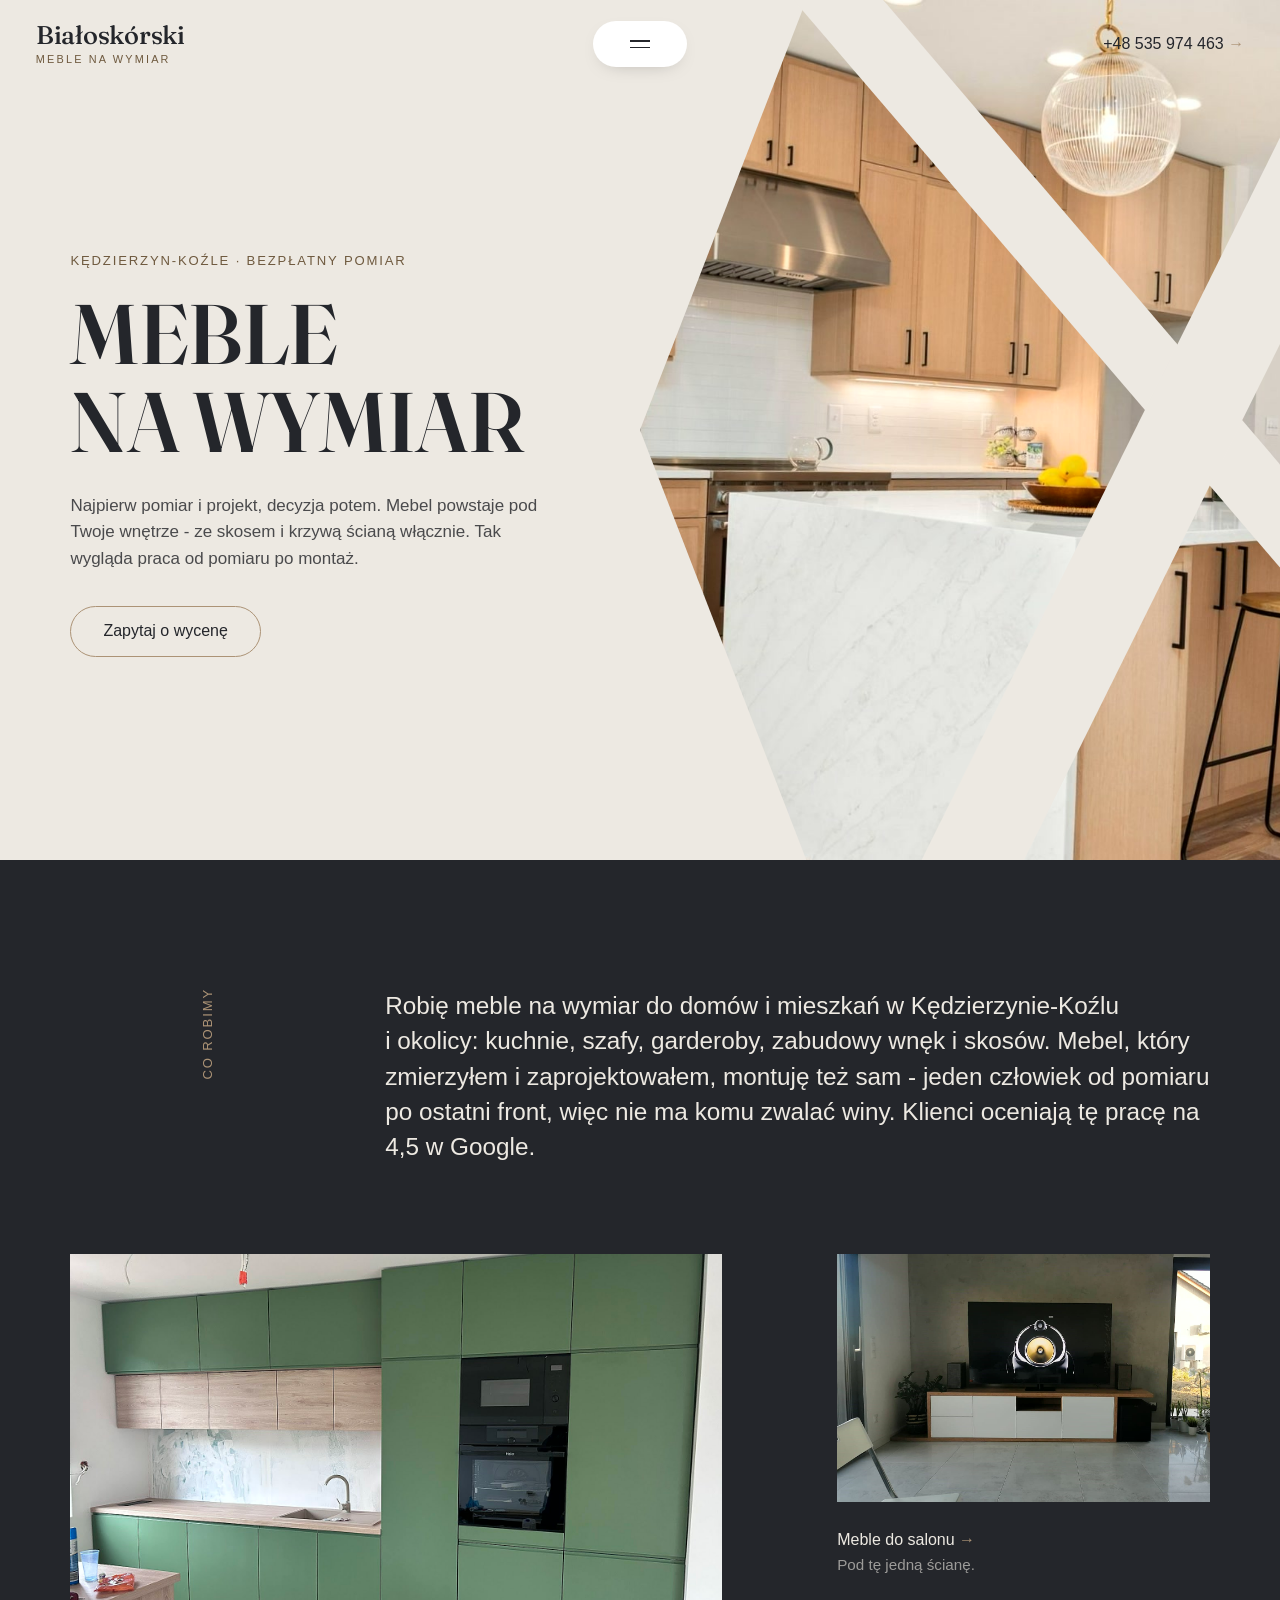
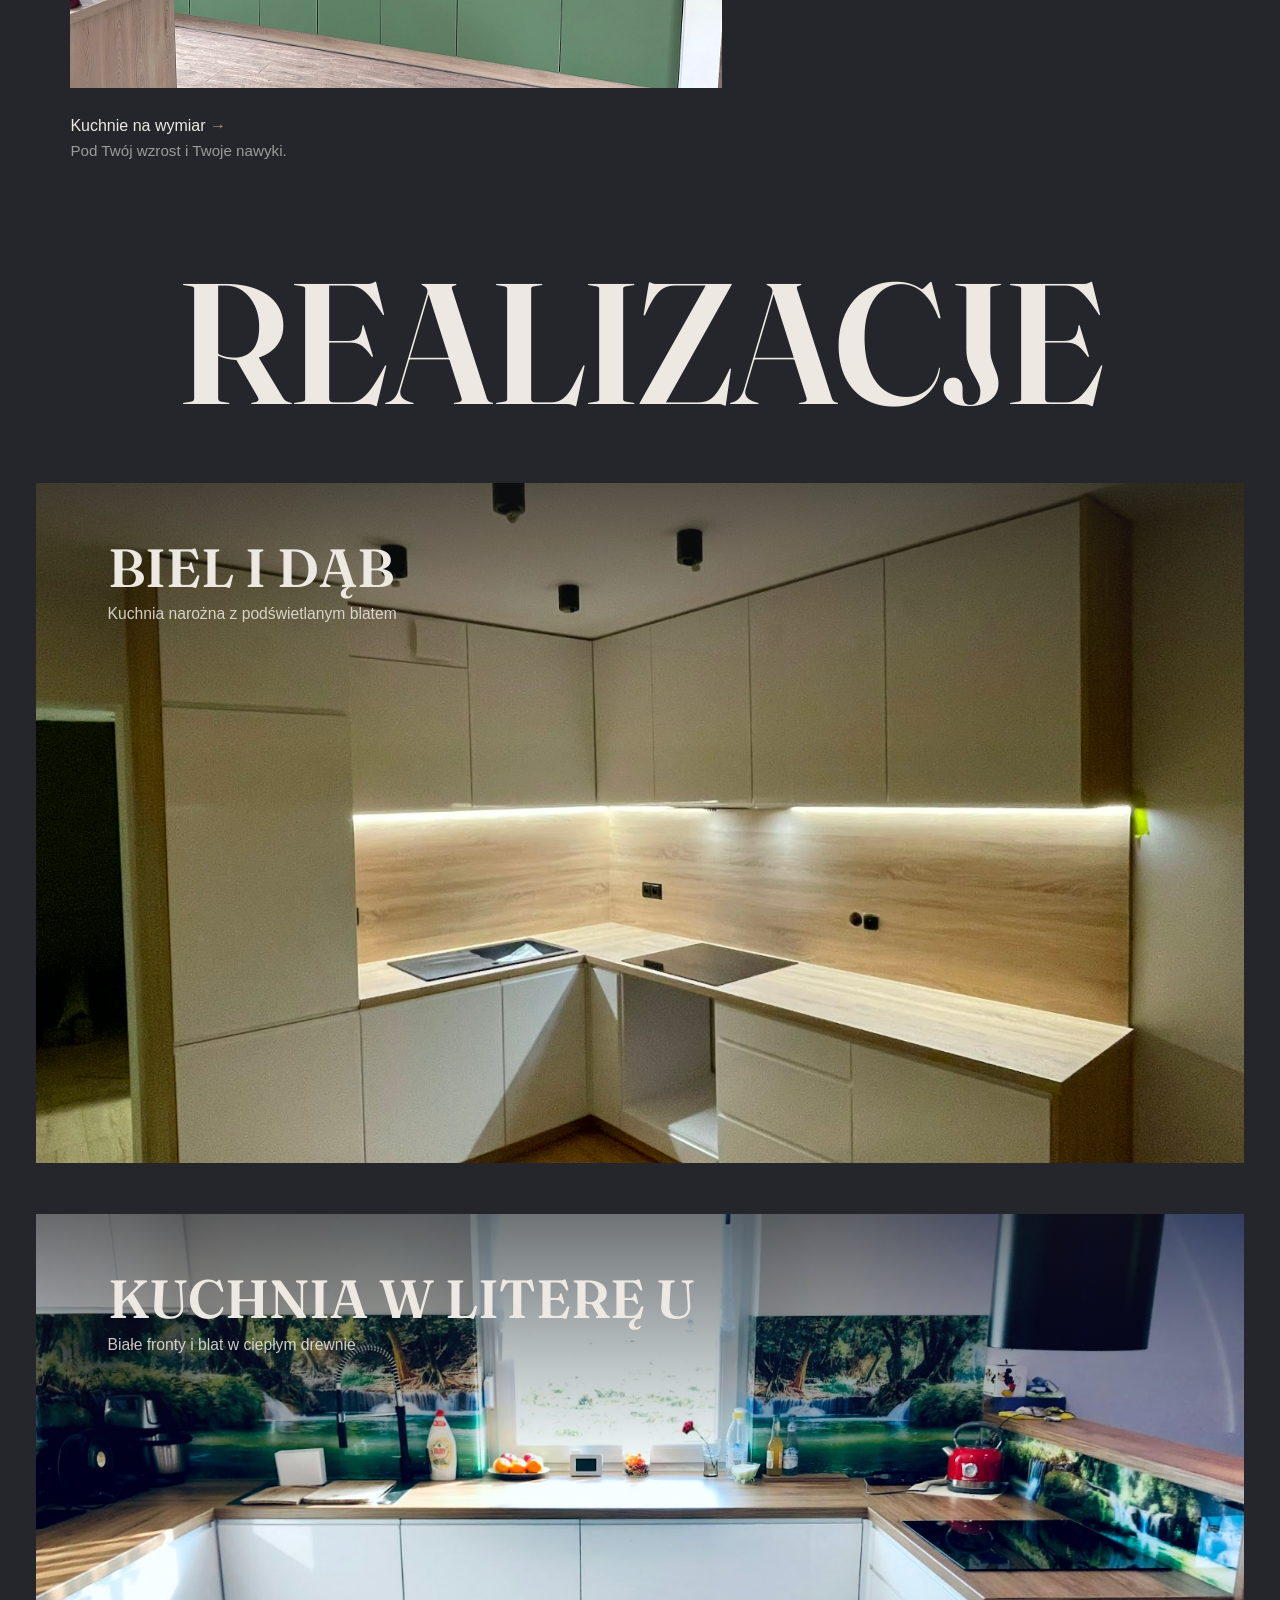
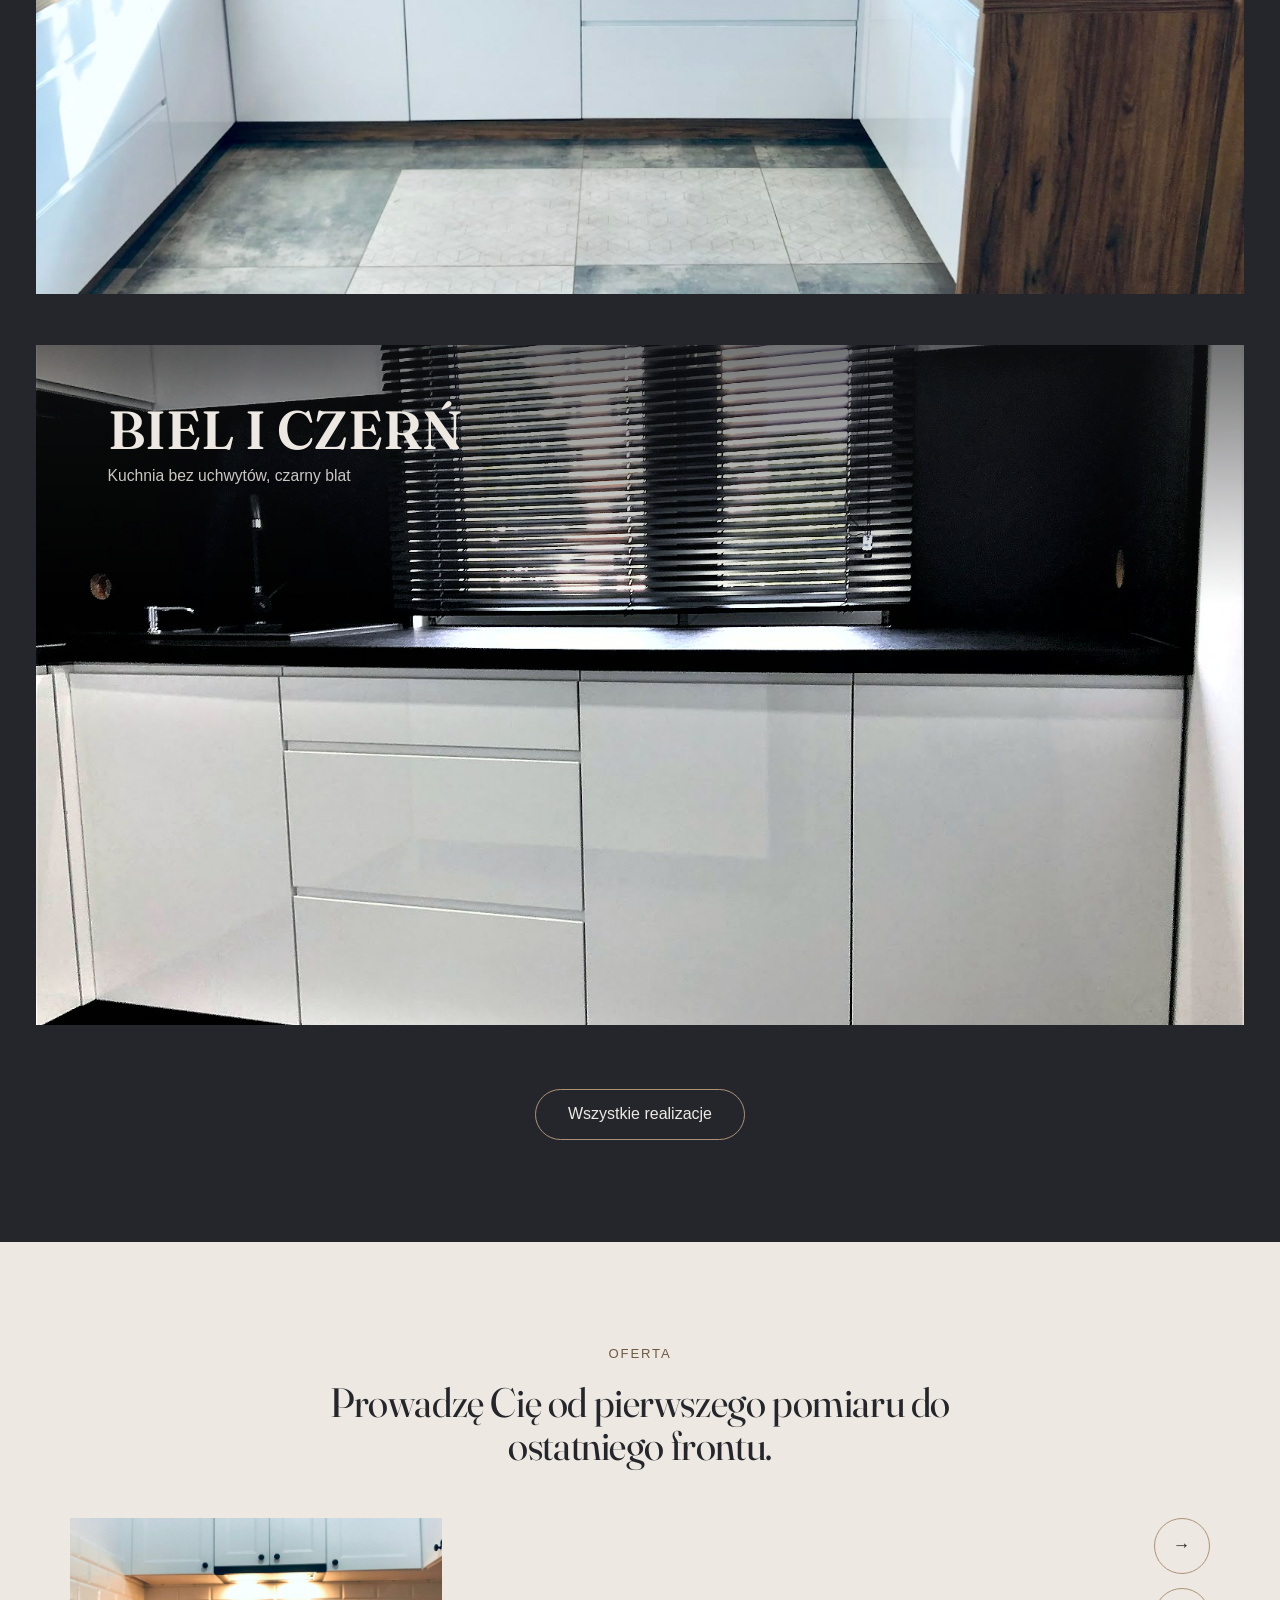
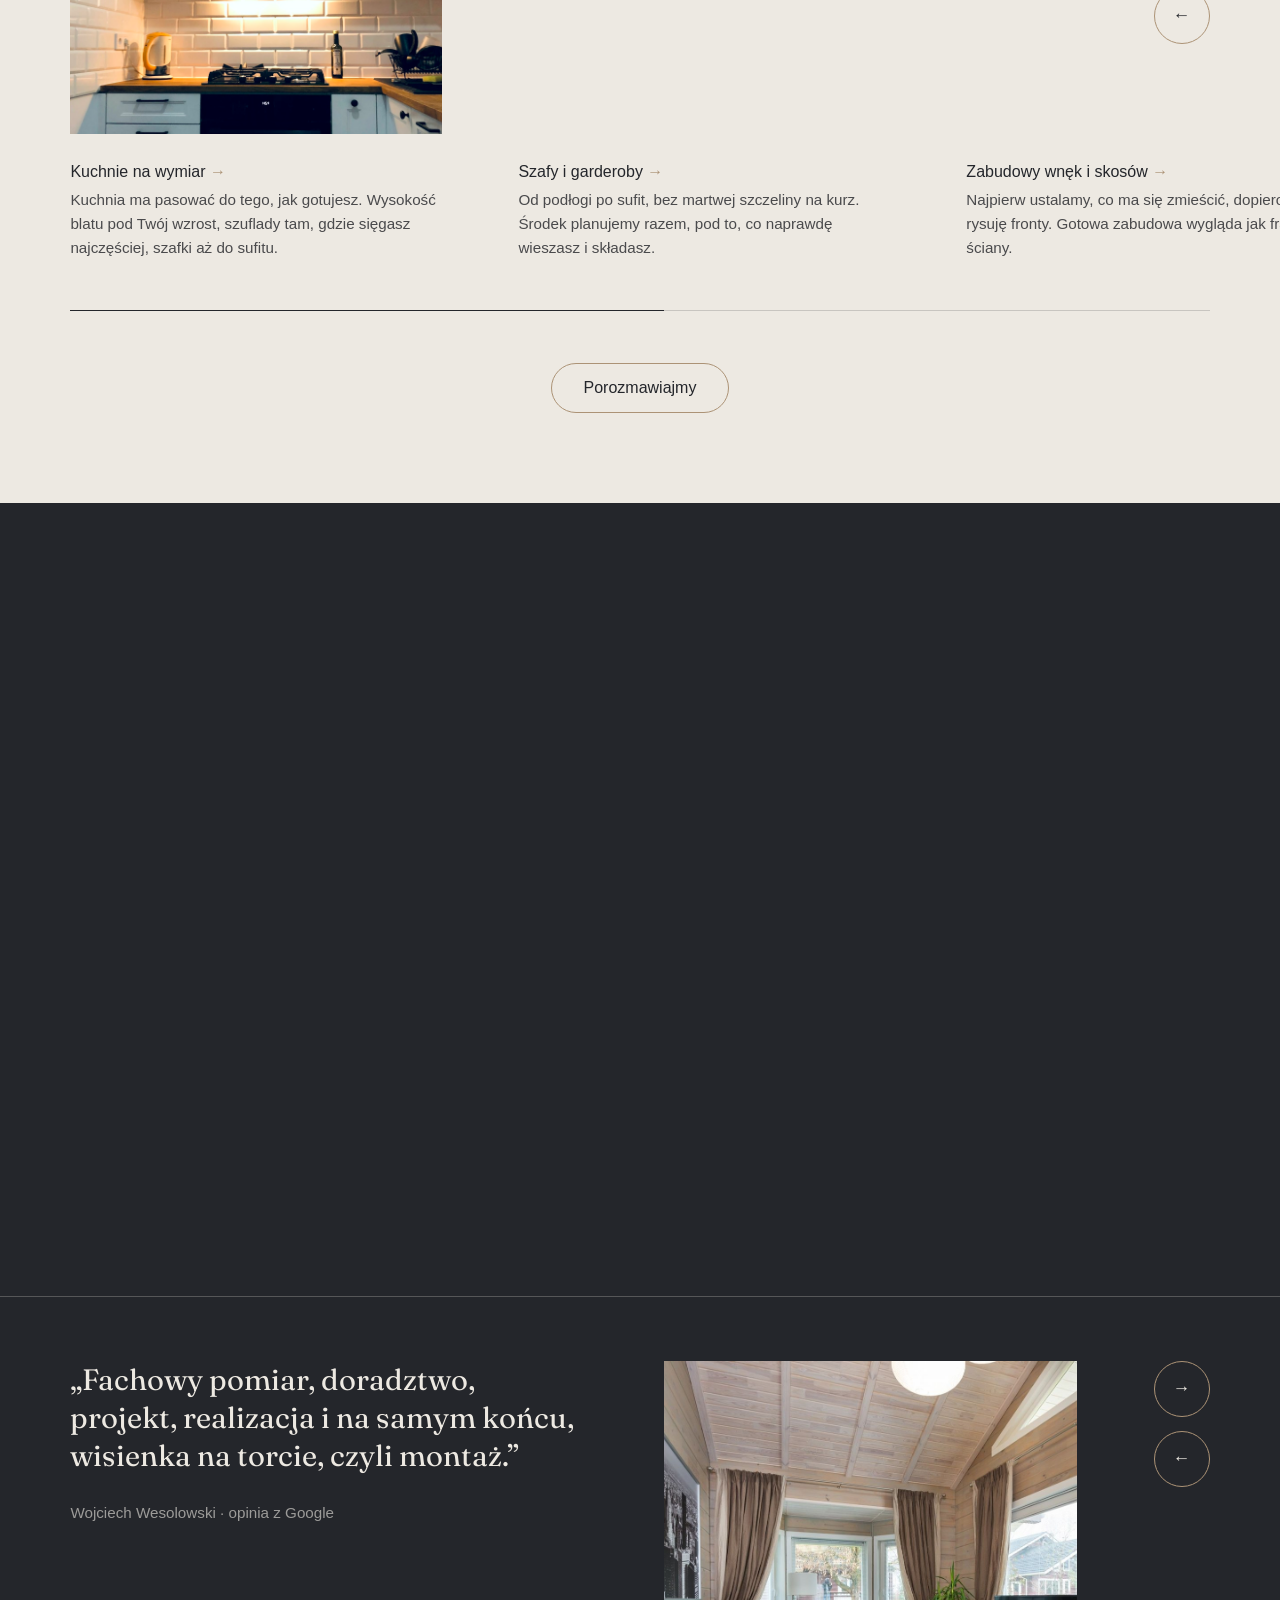
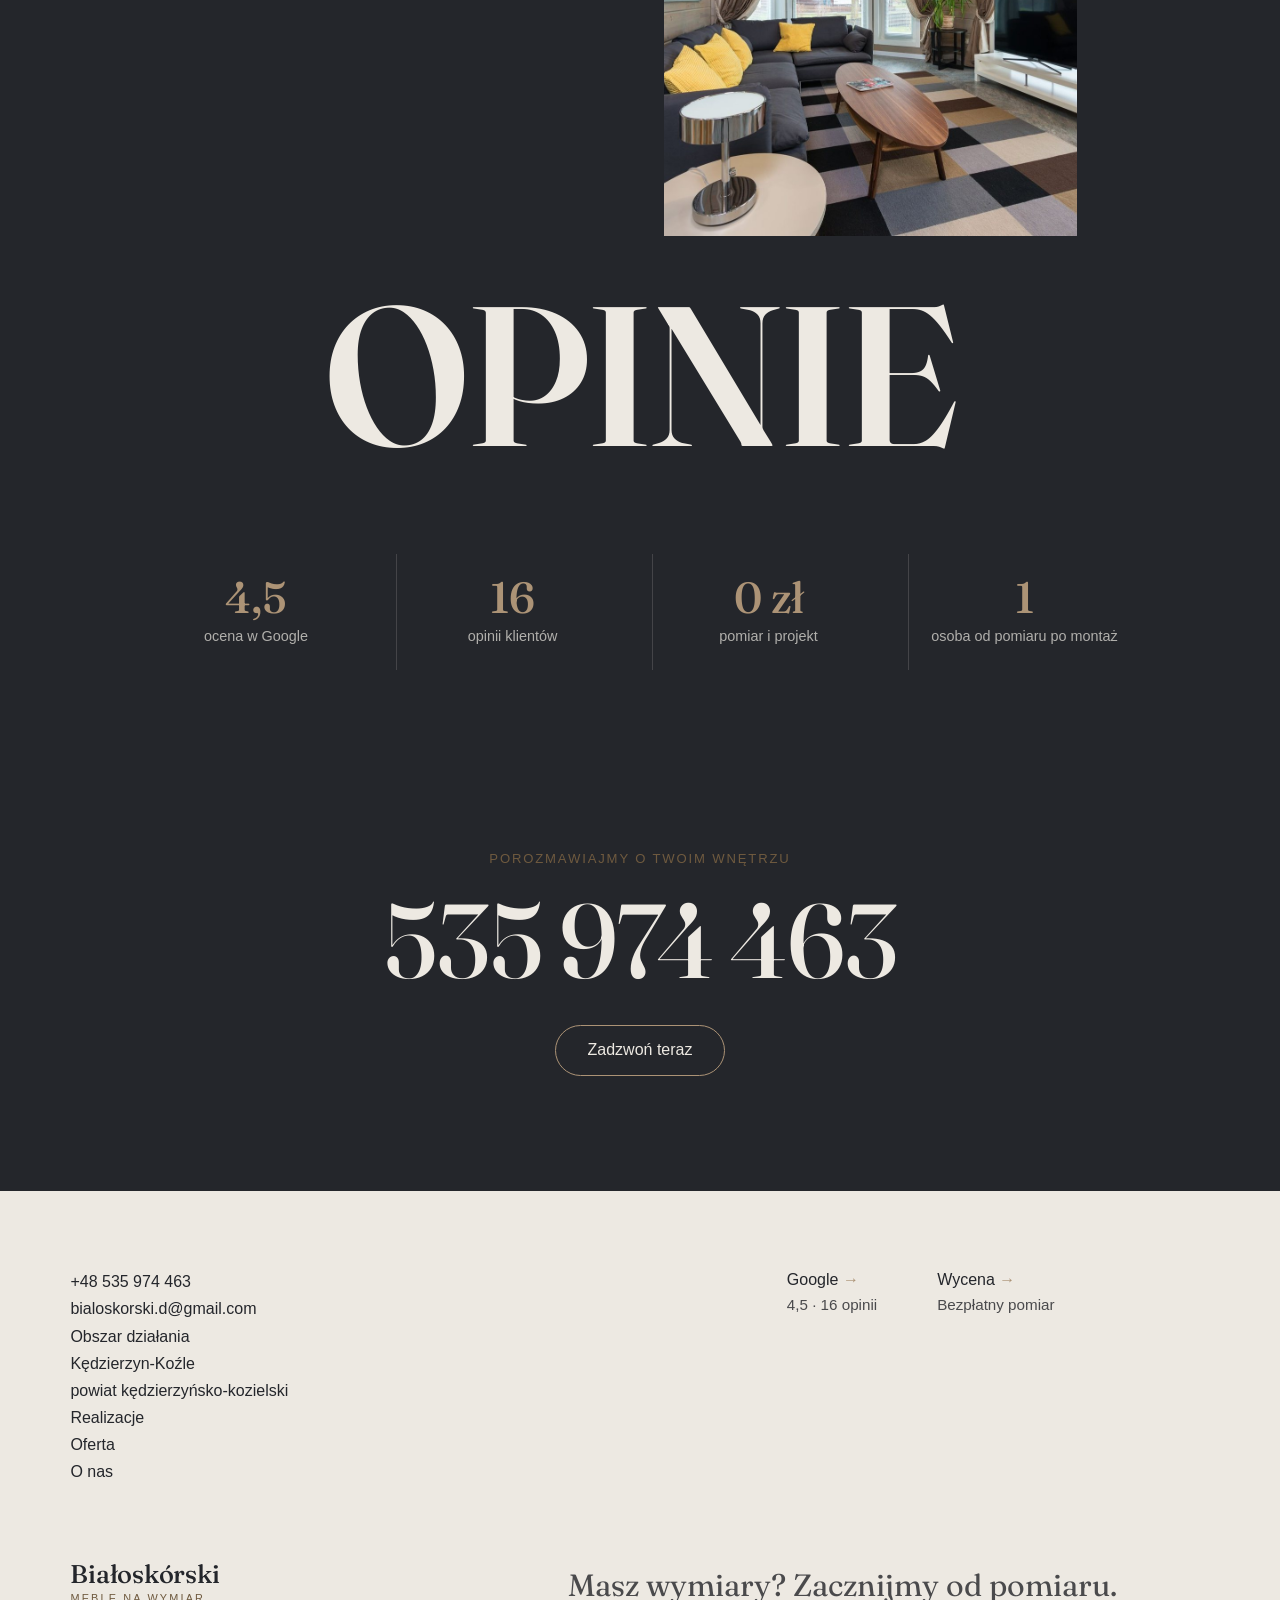
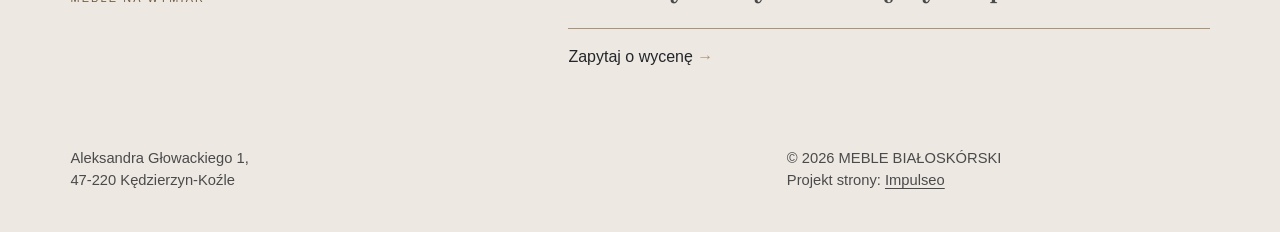
<file: index.html>
<!DOCTYPE html>
<html lang="pl">
<head>
<meta charset="UTF-8">
<meta name="viewport" content="width=device-width, initial-scale=1.0">
<title>MEBLE BIAŁOSKÓRSKI - meble na wymiar w&nbsp;Kędzierzynie-Koźlu</title>
<meta name="description" content="Meble na wymiar w Kędzierzynie-Koźlu: kuchnie, szafy i zabudowy pod Twoje wnętrze. Bezpłatny pomiar i projekt, jedna cena, montaż z gwarancją. Zadzwoń: +48 535 974 463.">
<link rel="canonical" href="https://impulseo-pl.github.io/meble-bialoskorski/">
<meta name="robots" content="noindex, nofollow">
<meta name="theme-color" content="#ede9e2">
<meta property="og:type" content="website">
<meta property="og:locale" content="pl_PL">
<meta property="og:site_name" content="MEBLE BIAŁOSKÓRSKI">
<meta property="og:title" content="MEBLE BIAŁOSKÓRSKI - meble na wymiar w Kędzierzynie-Koźlu">
<meta property="og:description" content="Meble na wymiar w Kędzierzynie-Koźlu: kuchnie, szafy i zabudowy pod Twoje wnętrze. Bezpłatny pomiar i projekt, jedna cena, montaż z gwarancją. Zadzwoń: +48 535 974 463.">
<meta property="og:url" content="https://impulseo-pl.github.io/meble-bialoskorski/">
<meta property="og:image" content="https://impulseo-pl.github.io/meble-bialoskorski/img/og.jpg">
<meta property="og:image:width" content="1200">
<meta property="og:image:height" content="630">
<meta name="twitter:card" content="summary_large_image">
<script type="application/ld+json">{"@context": "https://schema.org", "@type": "HomeAndConstructionBusiness", "name": "MEBLE BIAŁOSKÓRSKI", "url": "https://impulseo-pl.github.io/meble-bialoskorski/", "telephone": "+48535974463", "email": "bialoskorski.d@gmail.com", "image": "https://impulseo-pl.github.io/meble-bialoskorski/img/og.jpg", "address": {"@type": "PostalAddress", "streetAddress": "Aleksandra Głowackiego 1", "postalCode": "47-220", "addressLocality": "Kędzierzyn-Koźle", "addressCountry": "PL"}, "areaServed": "Kędzierzyn-Koźle", "sameAs": ["https://maps.google.com/?cid=9823154910743207326"]}</script>
<link rel="preconnect" href="https://fonts.googleapis.com">
<link rel="preconnect" href="https://fonts.gstatic.com" crossorigin>
<link href="https://fonts.googleapis.com/css2?family=Fraunces:opsz,wght@9..144,400;9..144,500;9..144,600&display=swap" rel="stylesheet">
<link href="https://api.fontshare.com/v2/css?f[]=satoshi@400,500&display=swap" rel="stylesheet">
<link rel="stylesheet" href="assets/styles.css?v=kw3">
</head>
<body class="is-home">

<header class="site-head">
  <a class="logo" href="index.html" aria-label="MEBLE BIAŁOSKÓRSKI - strona główna"><span class="logo-a">Białoskórski</span><span class="logo-b">meble na wymiar</span></a>
  <button class="menu-btn" type="button" aria-label="Otwórz menu" aria-expanded="false" aria-controls="menu"><span></span><span></span></button>
  <a class="head-tel" href="tel:+48535974463"><span class="head-tel-num">+48 535 974 463</span> <span class="arr" aria-hidden="true">→</span></a>
</header>

<div class="menu" id="menu" hidden>
  <div class="menu-in">
    <nav class="menu-col menu-main" aria-label="Główna">
      <ul>
        <li><a href="index.html" aria-current="page">Start</a></li>
        <li><a href="realizacje.html">Realizacje</a></li>
        <li><a href="oferta.html">Oferta</a></li>
        <li><a href="o-nas.html">O nas</a></li>
        <li><a href="kontakt.html">Kontakt</a></li>
      </ul>
    </nav>
    <div class="menu-col">
      <p class="eyebrow">Oferta</p>
      <ul class="menu-small">
        <li><a href="oferta.html">Kuchnie na wymiar</a></li>
        <li><a href="oferta.html">Szafy i&nbsp;garderoby</a></li>
        <li><a href="oferta.html">Zabudowy wnęk i&nbsp;skosów</a></li>
        <li><a href="oferta.html">Meble pokojowe i&nbsp;łazienkowe</a></li>
        <li><a href="oferta.html">Schody i&nbsp;blaty z&nbsp;litego drewna</a></li>
      </ul>
    </div>
    <div class="menu-col">
      <p class="eyebrow">Kontakt</p>
      <ul class="menu-small">
        <li><a href="tel:+48535974463">+48 535 974 463</a></li>
        <li><a href="mailto:bialoskorski.d@gmail.com">bialoskorski.d@gmail.com</a></li>
        <li><a href="https://maps.google.com/?cid=9823154910743207326" target="_blank" rel="noopener">Aleksandra Głowackiego 1, 47-220 Kędzierzyn-Koźle</a></li>
      </ul>
    </div>
  </div>
</div>

<main>
<section class="hero">
  <div class="hero-copy">
    <p class="eyebrow">Kędzierzyn-Koźle · bezpłatny pomiar</p>
    <h1>Meble<br>na wymiar</h1>
    <p class="hero-lead">Najpierw pomiar i&nbsp;projekt, decyzja potem. Mebel powstaje pod Twoje wnętrze - ze skosem i&nbsp;krzywą ścianą włącznie. Tak wygląda praca od pomiaru po montaż.</p>
    <a class="pill" href="kontakt.html">Zapytaj o&nbsp;wycenę</a>
  </div>
  <div class="hero-art">
    <img src="img/hero.jpg" alt="Jasna kuchnia na wymiar z frontami w dębie i wyspą" width="1802" height="1160" fetchpriority="high">
    <svg class="hero-bands" viewBox="0 0 100 100" preserveAspectRatio="none" aria-hidden="true"><polygon points="24,0 38,0 100,54 100,66"/><polygon points="44,100 60,100 100,40 100,16"/></svg>
  </div>
</section>

<section class="dark what">
  <div class="wrap">
    <div class="what-intro reveal">
      <p class="eyebrow v-label">Co robimy</p>
      <p class="what-txt">Robię meble na wymiar do domów i&nbsp;mieszkań w&nbsp;Kędzierzynie-Koźlu i&nbsp;okolicy: kuchnie, szafy, garderoby, zabudowy wnęk i&nbsp;skosów. Mebel, który zmierzyłem i&nbsp;zaprojektowałem, montuję też sam - jeden człowiek od pomiaru po ostatni front, więc nie ma komu zwalać winy. Klienci oceniają tę pracę na 4,5 w&nbsp;Google.</p>
    </div>
    <div class="what-cards">
      <a class="wc wc-big reveal" href="oferta.html">
        <span class="wc-img"><img src="img/g2.jpg" alt="Zielona kuchnia na wymiar z zabudową pod sufit" width="1600" height="1200" fetchpriority="high"></span>
        <span class="wc-ttl">Kuchnie na wymiar <span class="arr" aria-hidden="true">→</span></span>
        <span class="wc-sub">Pod Twój wzrost i&nbsp;Twoje nawyki.</span>
      </a>
      <a class="wc wc-small reveal" href="oferta.html">
        <span class="wc-img"><img src="img/g5.jpg" alt="Szafka RTV na wymiar w salonie" width="1357" height="898" fetchpriority="high"></span>
        <span class="wc-ttl">Meble do salonu <span class="arr" aria-hidden="true">→</span></span>
        <span class="wc-sub">Pod tę jedną ścianę.</span>
      </a>
    </div>
  </div>
</section>

<section class="dark work">
  <h2 class="giant reveal">Realizacje</h2>
  <div class="work-list">
    <a class="work-item reveal" href="realizacje.html">
      <img src="img/g1.jpg" alt="MEBLE BIAŁOSKÓRSKI - Biel i dąb: kuchnia narożna z podświetlanym blatem" width="1550" height="1146" loading="lazy" decoding="async">
      <span class="work-name">Biel i&nbsp;dąb</span>
      <span class="work-sub">Kuchnia narożna z&nbsp;podświetlanym blatem</span>
    </a>
    <a class="work-item reveal" href="realizacje.html">
      <img src="img/about.jpg" alt="MEBLE BIAŁOSKÓRSKI - Kuchnia w literę U: białe fronty i blat w ciepłym drewnie" width="1564" height="1168" loading="lazy" decoding="async">
      <span class="work-name">Kuchnia w&nbsp;literę U</span>
      <span class="work-sub">Białe fronty i&nbsp;blat w&nbsp;ciepłym drewnie</span>
    </a>
    <a class="work-item reveal" href="realizacje.html">
      <img src="img/g4.jpg" alt="MEBLE BIAŁOSKÓRSKI - Biel i czerń: kuchnia bez uchwytów, czarny blat" width="1600" height="1200" loading="lazy" decoding="async">
      <span class="work-name">Biel i&nbsp;czerń</span>
      <span class="work-sub">Kuchnia bez uchwytów, czarny blat</span>
    </a>
  </div>
  <div class="center"><a class="pill pill-light" href="realizacje.html">Wszystkie realizacje</a></div>
</section>

<section class="services">
  <div class="wrap">
    <div class="sv-head reveal">
      <p class="eyebrow">Oferta</p>
      <h2>Prowadzę Cię od pierwszego pomiaru do ostatniego frontu.</h2>
    </div>
  </div>
  <div class="sv-wrap reveal">
    <div class="sv-track" tabindex="0" aria-label="Oferta - przewiń w bok">
      <a class="sv-item" href="oferta.html">
        <span class="sv-img"><img src="img/g6.jpg" alt="Kuchnie na wymiar" width="1530" height="2066" loading="lazy" decoding="async"></span>
        <span class="sv-ttl">Kuchnie na wymiar <span class="arr" aria-hidden="true">→</span></span>
        <span class="sv-txt">Kuchnia ma pasować do tego, jak gotujesz. Wysokość blatu pod Twój wzrost, szuflady tam, gdzie sięgasz najczęściej, szafki aż do sufitu.</span>
      </a>
      <a class="sv-item" href="oferta.html">
        <span class="sv-img"><img src="img/g7.jpg" alt="Szafy i garderoby" width="1600" height="2133" loading="lazy" decoding="async"></span>
        <span class="sv-ttl">Szafy i&nbsp;garderoby <span class="arr" aria-hidden="true">→</span></span>
        <span class="sv-txt">Od podłogi po sufit, bez martwej szczeliny na kurz. Środek planujemy razem, pod to, co naprawdę wieszasz i&nbsp;składasz.</span>
      </a>
      <a class="sv-item" href="oferta.html">
        <span class="sv-img"><img src="img/g8.jpg" alt="Zabudowy wnęk i skosów" width="1502" height="2044" loading="lazy" decoding="async"></span>
        <span class="sv-ttl">Zabudowy wnęk i&nbsp;skosów <span class="arr" aria-hidden="true">→</span></span>
        <span class="sv-txt">Najpierw ustalamy, co ma się zmieścić, dopiero potem rysuję fronty. Gotowa zabudowa wygląda jak fragment ściany.</span>
      </a>
      <a class="sv-item" href="oferta.html">
        <span class="sv-img"><img src="img/g11.jpg" alt="Meble pokojowe i łazienkowe" width="1600" height="1068" loading="lazy" decoding="async"></span>
        <span class="sv-ttl">Meble pokojowe i&nbsp;łazienkowe <span class="arr" aria-hidden="true">→</span></span>
        <span class="sv-txt">Szafka RTV pod tę jedną ścianę albo biurko we wnękę. W&nbsp;łazience płyty odporne na parę i&nbsp;okucia, które nie rdzewieją.</span>
      </a>
      <a class="sv-item" href="oferta.html">
        <span class="sv-img"><img src="img/g3.jpg" alt="Pomiar i projekt" width="1600" height="2133" loading="lazy" decoding="async"></span>
        <span class="sv-ttl">Pomiar i&nbsp;projekt <span class="arr" aria-hidden="true">→</span></span>
        <span class="sv-txt">Projekt oglądasz na swoich wymiarach i&nbsp;w&nbsp;swoich kolorach. Poprawki na tym etapie nic nie kosztują.</span>
      </a>
    </div>
    <div class="sv-nav">
      <button class="circ sv-next" type="button" aria-label="Następna usługa">→</button>
      <button class="circ sv-prev" type="button" aria-label="Poprzednia usługa">←</button>
    </div>
  </div>
  <div class="wrap">
    <div class="sv-bar"><i></i></div>
    <div class="center"><a class="pill" href="kontakt.html">Porozmawiajmy</a></div>
  </div>
</section>

<section class="stopklatka" aria-hidden="true">
  <div class="stk-bg" style="background-image:url(img/g9.jpg)"></div>
</section>

<section class="dark kudos">
  <div class="wrap">
    <div class="q-grid reveal">
      <div class="q-list" aria-live="polite">
        <figure class="q-item is-on">
          <blockquote>„Fachowy pomiar, doradztwo, projekt, realizacja i&nbsp;na samym końcu, wisienka na torcie, czyli montaż.”</blockquote>
          <figcaption>Wojciech Wesolowski · opinia z&nbsp;Google</figcaption>
        </figure>
        <figure class="q-item" hidden>
          <blockquote>„Zleciliśmy wykonanie firmie Białoskórski mebli do salonu i&nbsp;przedpokoju. W&nbsp;czasie realizacji pan Damian uwzględniał nasze sugestie, dbając przy tym o&nbsp;to, aby efekt końcowy był jak najlepszy.”</blockquote>
          <figcaption>Jan Herbeć · opinia z&nbsp;Google</figcaption>
        </figure>
        <figure class="q-item" hidden>
          <blockquote>„Polecam tego Pana. Pan Damian jest bardzo sumiennym i&nbsp;pracowitym człowiekiem. Jest odpowiedzialny i&nbsp;bardzo pomocny. Zrobił projekt szafy, wytłumaczył i&nbsp;doradził, jaką najlepiej zrobić.”</blockquote>
          <figcaption>Pawel Larysz · opinia z&nbsp;Google</figcaption>
        </figure>
      </div>
      <div class="q-art"><img src="img/g13.jpg" alt="Przytulny salon z meblami w drewnie" width="1600" height="1068" loading="lazy" decoding="async"></div>
      <div class="q-nav">
        <button class="circ q-next" type="button" aria-label="Następna opinia">→</button>
        <button class="circ q-prev" type="button" aria-label="Poprzednia opinia">←</button>
      </div>
    </div>
    <h2 class="giant reveal">Opinie</h2>
    <div class="score reveal">
      <a class="score-item" href="https://maps.google.com/?cid=9823154910743207326" target="_blank" rel="noopener"><b>4,5</b><span>ocena w&nbsp;Google</span></a>
      <a class="score-item" href="https://maps.google.com/?cid=9823154910743207326" target="_blank" rel="noopener"><b>16</b><span>opinii klientów</span></a>
      <span class="score-item"><b>0 zł</b><span>pomiar i&nbsp;projekt</span></span>
      <span class="score-item"><b>1</b><span>osoba od pomiaru po montaż</span></span>
    </div>
  </div>
</section>

<section class="together">
  <div class="wrap reveal">
    <p class="eyebrow">Porozmawiajmy o&nbsp;Twoim wnętrzu</p>
    <p class="giant-tel"><a href="tel:+48535974463">535 974 463</a></p>
    <a class="pill pill-light" href="tel:+48535974463">Zadzwoń teraz</a>
  </div>
</section>
</main>

<footer class="site-foot">
  <div class="wrap">
    <div class="foot-top">
      <ul class="foot-list">
        <li><a href="tel:+48535974463">+48 535 974 463</a></li>
        <li><a href="mailto:bialoskorski.d@gmail.com">bialoskorski.d@gmail.com</a></li>
        <li>Obszar działania</li>
        <li>Kędzierzyn-Koźle</li>
        <li>powiat kędzierzyńsko-kozielski</li>
        <li><a href="realizacje.html">Realizacje</a></li>
        <li><a href="oferta.html">Oferta</a></li>
        <li><a href="o-nas.html">O nas</a></li>
      </ul>
      <ul class="foot-soc">
        <li><a href="https://maps.google.com/?cid=9823154910743207326" target="_blank" rel="noopener">Google <span class="arr" aria-hidden="true">→</span></a><span>4,5 · 16 opinii</span></li>
        <li><a href="kontakt.html">Wycena <span class="arr" aria-hidden="true">→</span></a><span>Bezpłatny pomiar</span></li>
      </ul>
    </div>
    <div class="foot-mid">
      <a class="logo" href="index.html"><span class="logo-a">Białoskórski</span><span class="logo-b">meble na wymiar</span></a>
      <div class="foot-ask">
        <p class="foot-ask-big">Masz wymiary? Zacznijmy od pomiaru.</p>
        <a class="foot-ask-link" href="kontakt.html">Zapytaj o&nbsp;wycenę <span class="arr" aria-hidden="true">→</span></a>
      </div>
    </div>
    <div class="foot-bot">
      <a href="https://maps.google.com/?cid=9823154910743207326" target="_blank" rel="noopener">Aleksandra Głowackiego 1,<br>47-220 Kędzierzyn-Koźle</a>
      <p>© 2026 MEBLE BIAŁOSKÓRSKI<br>Projekt strony: <a class="foot-credit" href="https://impulseo.pl" target="_blank" rel="noopener">Impulseo</a></p>
    </div>
  </div>
</footer>
<div class="demo-wazne" data-do="2026-10-12" data-cykl="3" hidden><svg class="dw-ico" width="13" height="13" viewBox="0 0 24 24" fill="none" aria-hidden="true"><circle cx="12" cy="12" r="8.6" stroke="currentColor" stroke-width="1.8"/><path d="M12 7.2V12l3.3 2" stroke="currentColor" stroke-width="1.8" stroke-linecap="round"/></svg><span class="dw-txt"></span></div>
<div class="sticky-reserve schowany"><a class="sr-book" href="kontakt.html">Zapytaj o&nbsp;wycenę</a><a class="sr-call" href="tel:+48535974463" aria-label="Zadzwoń +48 535 974 463"><svg width="16" height="16" viewBox="0 0 24 24" aria-hidden="true"><path d="M6.6 10.8a15.5 15.5 0 0 0 6.6 6.6l2.2-2.2a1 1 0 0 1 1-.24 11.4 11.4 0 0 0 3.6.58 1 1 0 0 1 1 1V20a1 1 0 0 1-1 1A17 17 0 0 1 3 4a1 1 0 0 1 1-1h3.5a1 1 0 0 1 1 1c0 1.25.2 2.46.58 3.6a1 1 0 0 1-.25 1l-2.23 2.2Z" fill="currentColor"/></svg></a></div>
<script src="assets/main.js?v=kw3"></script>
</body>
</html>
</file>
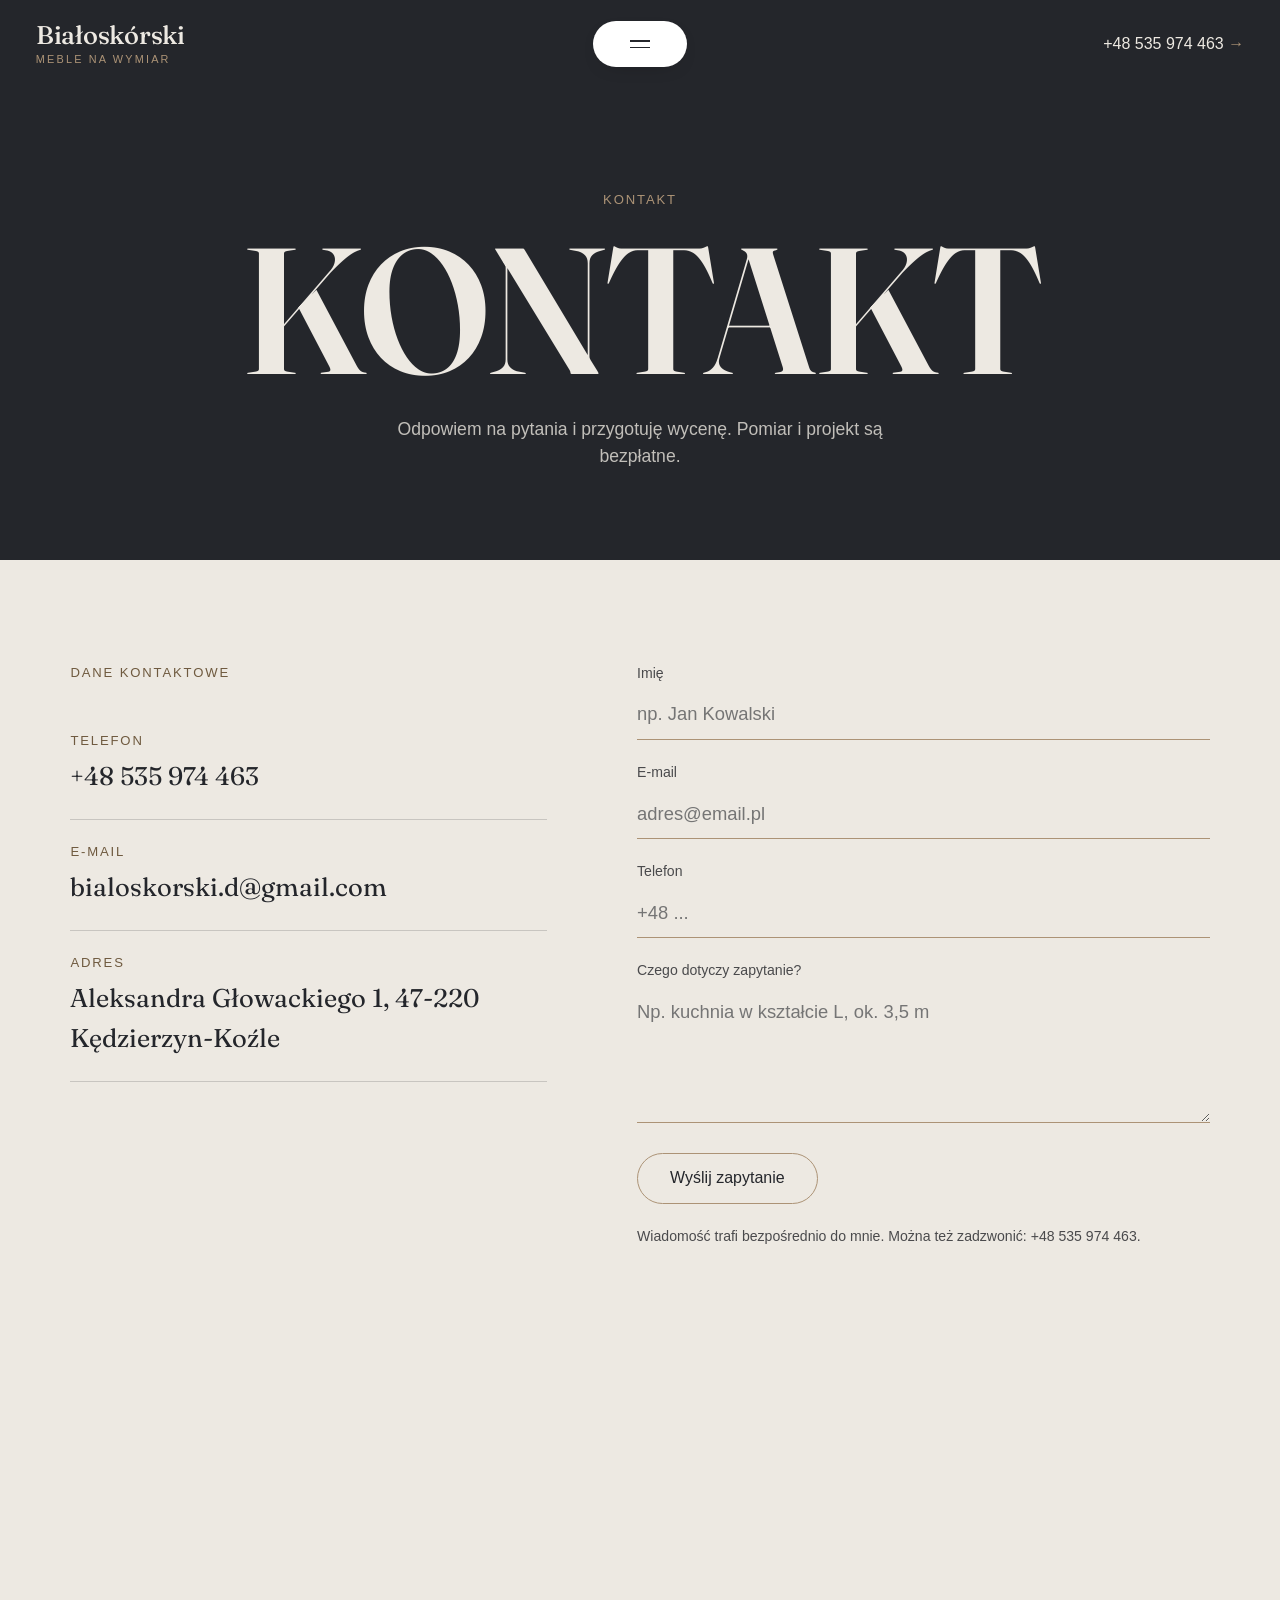
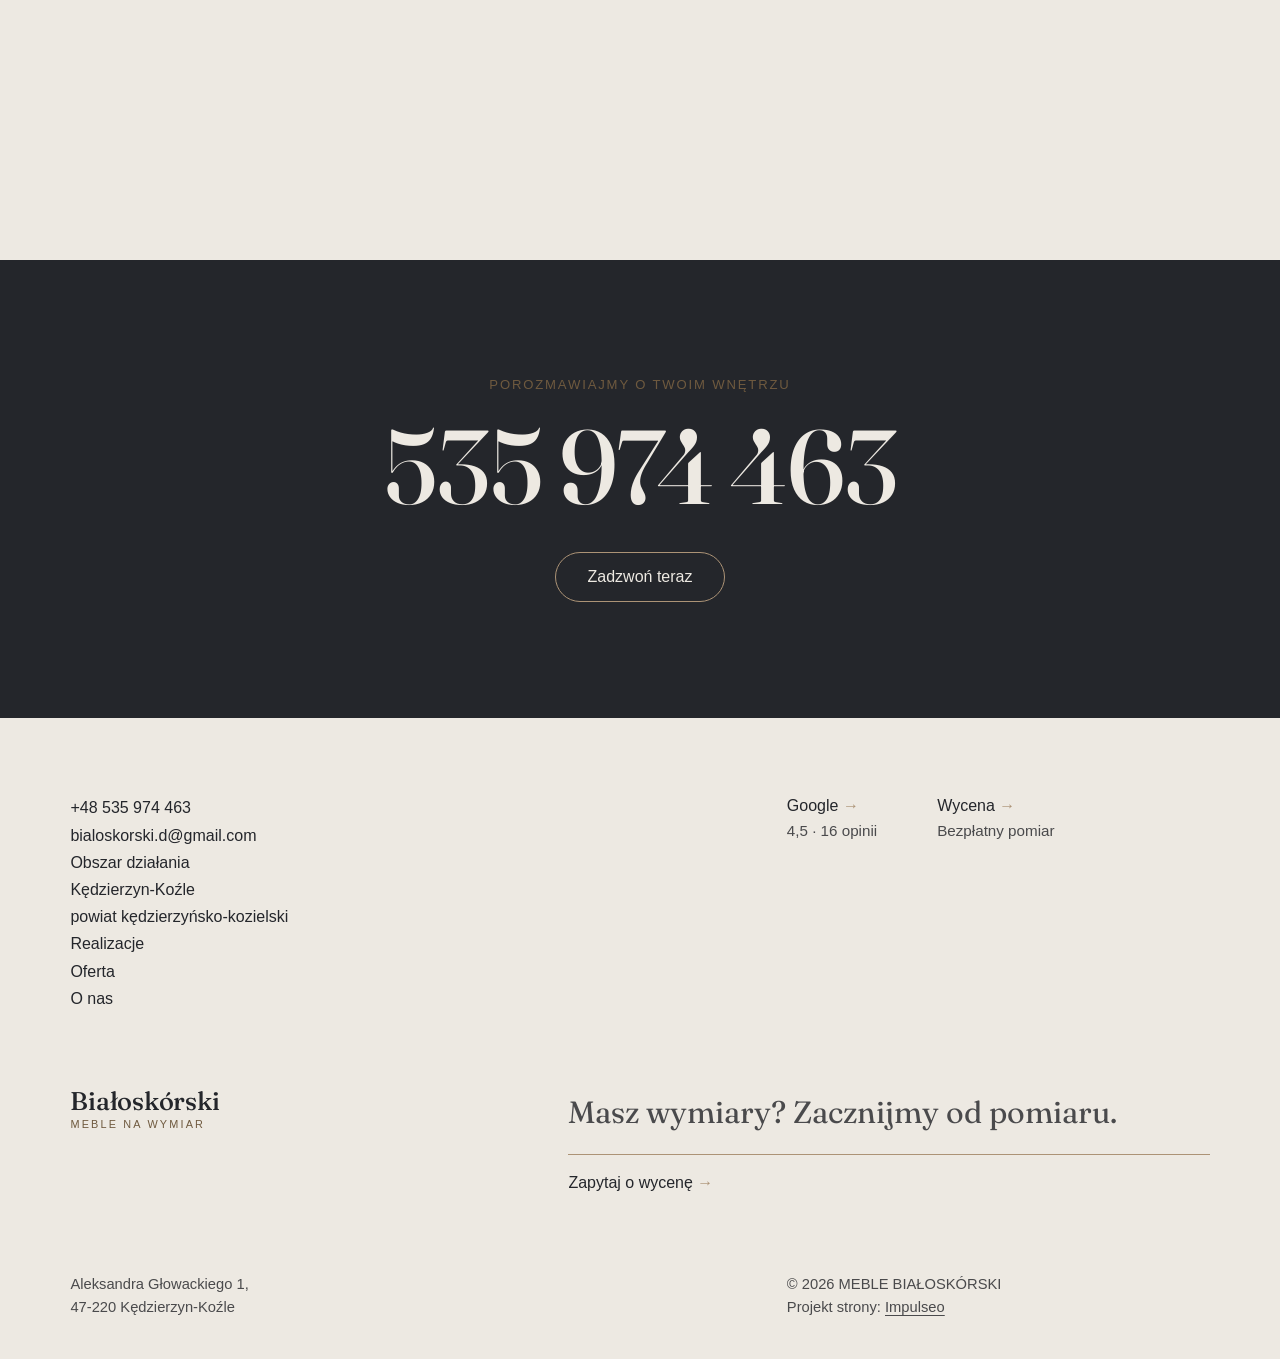
<file: kontakt.html>
<!DOCTYPE html>
<html lang="pl">
<head>
<meta charset="UTF-8">
<meta name="viewport" content="width=device-width, initial-scale=1.0">
<title>Kontakt - MEBLE BIAŁOSKÓRSKI</title>
<meta name="description" content="Meble na wymiar w Kędzierzynie-Koźlu: kuchnie, szafy i zabudowy pod Twoje wnętrze. Bezpłatny pomiar i projekt, jedna cena, montaż z gwarancją. Zadzwoń: +48 535 974 463.">
<link rel="canonical" href="https://impulseo-pl.github.io/meble-bialoskorski/kontakt.html">
<meta name="robots" content="noindex, nofollow">
<meta name="theme-color" content="#ede9e2">
<meta property="og:type" content="website">
<meta property="og:locale" content="pl_PL">
<meta property="og:site_name" content="MEBLE BIAŁOSKÓRSKI">
<meta property="og:title" content="Kontakt - MEBLE BIAŁOSKÓRSKI">
<meta property="og:description" content="Meble na wymiar w Kędzierzynie-Koźlu: kuchnie, szafy i zabudowy pod Twoje wnętrze. Bezpłatny pomiar i projekt, jedna cena, montaż z gwarancją. Zadzwoń: +48 535 974 463.">
<meta property="og:url" content="https://impulseo-pl.github.io/meble-bialoskorski/kontakt.html">
<meta property="og:image" content="https://impulseo-pl.github.io/meble-bialoskorski/img/og.jpg">
<meta property="og:image:width" content="1200">
<meta property="og:image:height" content="630">
<meta name="twitter:card" content="summary_large_image">
<script type="application/ld+json">{"@context": "https://schema.org", "@type": "HomeAndConstructionBusiness", "name": "MEBLE BIAŁOSKÓRSKI", "url": "https://impulseo-pl.github.io/meble-bialoskorski/", "telephone": "+48535974463", "email": "bialoskorski.d@gmail.com", "image": "https://impulseo-pl.github.io/meble-bialoskorski/img/og.jpg", "address": {"@type": "PostalAddress", "streetAddress": "Aleksandra Głowackiego 1", "postalCode": "47-220", "addressLocality": "Kędzierzyn-Koźle", "addressCountry": "PL"}, "areaServed": "Kędzierzyn-Koźle", "sameAs": ["https://maps.google.com/?cid=9823154910743207326"]}</script>
<link rel="preconnect" href="https://fonts.googleapis.com">
<link rel="preconnect" href="https://fonts.gstatic.com" crossorigin>
<link href="https://fonts.googleapis.com/css2?family=Fraunces:opsz,wght@9..144,400;9..144,500;9..144,600&display=swap" rel="stylesheet">
<link href="https://api.fontshare.com/v2/css?f[]=satoshi@400,500&display=swap" rel="stylesheet">
<link rel="stylesheet" href="assets/styles.css?v=kw3">
</head>
<body class="is-sub">

<header class="site-head">
  <a class="logo" href="index.html" aria-label="MEBLE BIAŁOSKÓRSKI - strona główna"><span class="logo-a">Białoskórski</span><span class="logo-b">meble na wymiar</span></a>
  <button class="menu-btn" type="button" aria-label="Otwórz menu" aria-expanded="false" aria-controls="menu"><span></span><span></span></button>
  <a class="head-tel" href="tel:+48535974463"><span class="head-tel-num">+48 535 974 463</span> <span class="arr" aria-hidden="true">→</span></a>
</header>

<div class="menu" id="menu" hidden>
  <div class="menu-in">
    <nav class="menu-col menu-main" aria-label="Główna">
      <ul>
        <li><a href="index.html">Start</a></li>
        <li><a href="realizacje.html">Realizacje</a></li>
        <li><a href="oferta.html">Oferta</a></li>
        <li><a href="o-nas.html">O nas</a></li>
        <li><a href="kontakt.html" aria-current="page">Kontakt</a></li>
      </ul>
    </nav>
    <div class="menu-col">
      <p class="eyebrow">Oferta</p>
      <ul class="menu-small">
        <li><a href="oferta.html">Kuchnie na wymiar</a></li>
        <li><a href="oferta.html">Szafy i&nbsp;garderoby</a></li>
        <li><a href="oferta.html">Zabudowy wnęk i&nbsp;skosów</a></li>
        <li><a href="oferta.html">Meble pokojowe i&nbsp;łazienkowe</a></li>
        <li><a href="oferta.html">Schody i&nbsp;blaty z&nbsp;litego drewna</a></li>
      </ul>
    </div>
    <div class="menu-col">
      <p class="eyebrow">Kontakt</p>
      <ul class="menu-small">
        <li><a href="tel:+48535974463">+48 535 974 463</a></li>
        <li><a href="mailto:bialoskorski.d@gmail.com">bialoskorski.d@gmail.com</a></li>
        <li><a href="https://maps.google.com/?cid=9823154910743207326" target="_blank" rel="noopener">Aleksandra Głowackiego 1, 47-220 Kędzierzyn-Koźle</a></li>
      </ul>
    </div>
  </div>
</div>

<main>
<section class="dark phead">
  <div class="wrap">
    <p class="eyebrow reveal">Kontakt</p>
    <h1 class="giant giant-sub reveal">Kontakt</h1>
    <p class="phead-lead reveal">Odpowiem na pytania i&nbsp;przygotuję wycenę. Pomiar i&nbsp;projekt są bezpłatne.</p>
  </div>
</section>

<section class="beige-sec">
  <div class="wrap ct-grid">
    <div class="ct-info reveal">
      <p class="eyebrow">Dane kontaktowe</p>
      <ul class="ct-list">
        <li><span>Telefon</span><a href="tel:+48535974463">+48 535 974 463</a></li>
        <li><span>E-mail</span><a href="mailto:bialoskorski.d@gmail.com">bialoskorski.d@gmail.com</a></li>
        <li><span>Adres</span><a href="https://maps.google.com/?cid=9823154910743207326" target="_blank" rel="noopener">Aleksandra Głowackiego 1, 47-220 Kędzierzyn-Koźle</a></li>
      </ul>
    </div>
    <form class="ct-form reveal" action="https://formsubmit.co/bialoskorski.d@gmail.com" method="POST">
      <input type="hidden" name="_subject" value="Zapytanie ze strony MEBLE BIAŁOSKÓRSKI">
      <input type="hidden" name="_captcha" value="false">
      <input type="hidden" name="_template" value="table">
      <label>Imię<input name="name" type="text" placeholder="np. Jan Kowalski" required></label>
      <label>E-mail<input name="email" type="email" placeholder="adres@email.pl" required></label>
      <label>Telefon<input name="phone" type="tel" placeholder="+48 ..."></label>
      <label>Czego dotyczy zapytanie?<textarea name="message" rows="4" placeholder="Np. kuchnia w kształcie L, ok. 3,5 m" required></textarea></label>
      <button class="pill" type="submit">Wyślij zapytanie</button>
      <p class="ct-note">Wiadomość trafi bezpośrednio do mnie. Można też zadzwonić: +48 535 974 463.</p>
    </form>
  </div>
  <div class="wrap reveal">
    <iframe class="map" title="MEBLE BIAŁOSKÓRSKI - Kędzierzyn-Koźle" src="https://maps.google.com/maps?q=50.344926%2C18.2081129&z=15&output=embed" loading="lazy" referrerpolicy="no-referrer-when-downgrade"></iframe>
  </div>
</section>

<section class="together">
  <div class="wrap reveal">
    <p class="eyebrow">Porozmawiajmy o&nbsp;Twoim wnętrzu</p>
    <p class="giant-tel"><a href="tel:+48535974463">535 974 463</a></p>
    <a class="pill pill-light" href="tel:+48535974463">Zadzwoń teraz</a>
  </div>
</section>
</main>

<footer class="site-foot">
  <div class="wrap">
    <div class="foot-top">
      <ul class="foot-list">
        <li><a href="tel:+48535974463">+48 535 974 463</a></li>
        <li><a href="mailto:bialoskorski.d@gmail.com">bialoskorski.d@gmail.com</a></li>
        <li>Obszar działania</li>
        <li>Kędzierzyn-Koźle</li>
        <li>powiat kędzierzyńsko-kozielski</li>
        <li><a href="realizacje.html">Realizacje</a></li>
        <li><a href="oferta.html">Oferta</a></li>
        <li><a href="o-nas.html">O nas</a></li>
      </ul>
      <ul class="foot-soc">
        <li><a href="https://maps.google.com/?cid=9823154910743207326" target="_blank" rel="noopener">Google <span class="arr" aria-hidden="true">→</span></a><span>4,5 · 16 opinii</span></li>
        <li><a href="kontakt.html">Wycena <span class="arr" aria-hidden="true">→</span></a><span>Bezpłatny pomiar</span></li>
      </ul>
    </div>
    <div class="foot-mid">
      <a class="logo" href="index.html"><span class="logo-a">Białoskórski</span><span class="logo-b">meble na wymiar</span></a>
      <div class="foot-ask">
        <p class="foot-ask-big">Masz wymiary? Zacznijmy od pomiaru.</p>
        <a class="foot-ask-link" href="kontakt.html">Zapytaj o&nbsp;wycenę <span class="arr" aria-hidden="true">→</span></a>
      </div>
    </div>
    <div class="foot-bot">
      <a href="https://maps.google.com/?cid=9823154910743207326" target="_blank" rel="noopener">Aleksandra Głowackiego 1,<br>47-220 Kędzierzyn-Koźle</a>
      <p>© 2026 MEBLE BIAŁOSKÓRSKI<br>Projekt strony: <a class="foot-credit" href="https://impulseo.pl" target="_blank" rel="noopener">Impulseo</a></p>
    </div>
  </div>
</footer>
<div class="demo-wazne" data-do="2026-10-12" data-cykl="3" hidden><svg class="dw-ico" width="13" height="13" viewBox="0 0 24 24" fill="none" aria-hidden="true"><circle cx="12" cy="12" r="8.6" stroke="currentColor" stroke-width="1.8"/><path d="M12 7.2V12l3.3 2" stroke="currentColor" stroke-width="1.8" stroke-linecap="round"/></svg><span class="dw-txt"></span></div>
<div class="sticky-reserve schowany"><a class="sr-book" href="kontakt.html">Zapytaj o&nbsp;wycenę</a><a class="sr-call" href="tel:+48535974463" aria-label="Zadzwoń +48 535 974 463"><svg width="16" height="16" viewBox="0 0 24 24" aria-hidden="true"><path d="M6.6 10.8a15.5 15.5 0 0 0 6.6 6.6l2.2-2.2a1 1 0 0 1 1-.24 11.4 11.4 0 0 0 3.6.58 1 1 0 0 1 1 1V20a1 1 0 0 1-1 1A17 17 0 0 1 3 4a1 1 0 0 1 1-1h3.5a1 1 0 0 1 1 1c0 1.25.2 2.46.58 3.6a1 1 0 0 1-.25 1l-2.23 2.2Z" fill="currentColor"/></svg></a></div>
<script src="assets/main.js?v=kw3"></script>
</body>
</html>
</file>
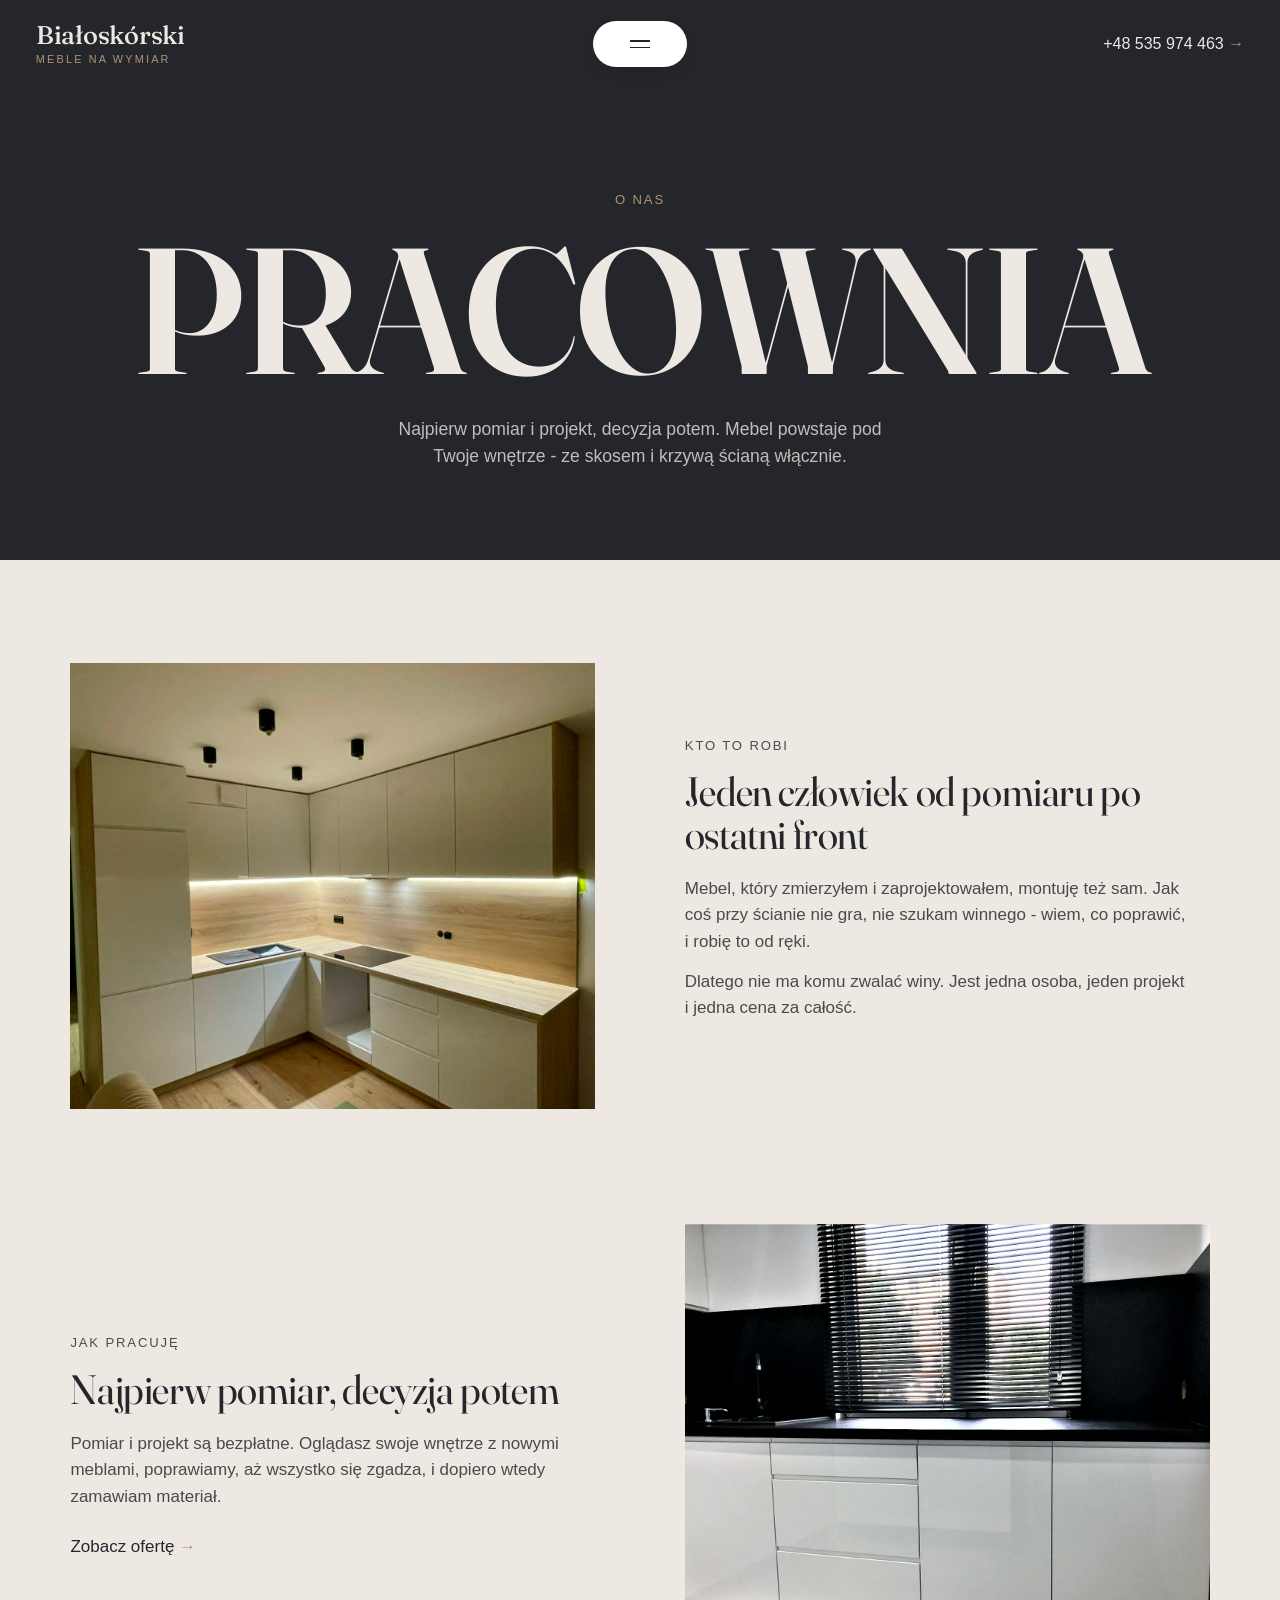
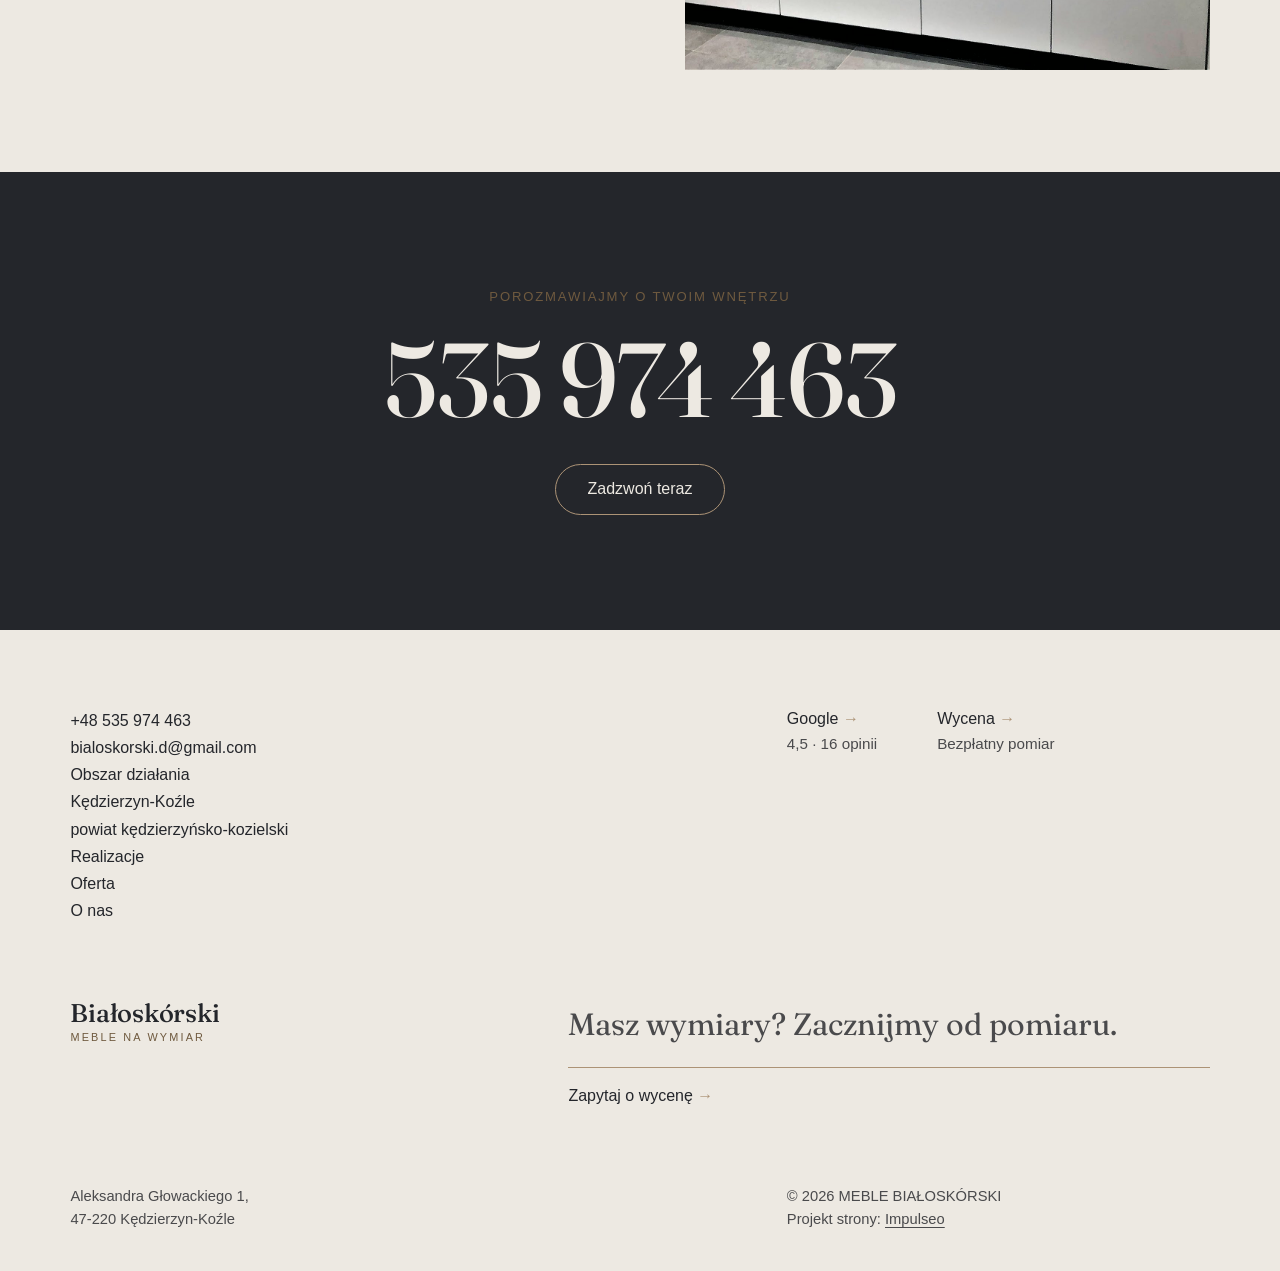
<file: o-nas.html>
<!DOCTYPE html>
<html lang="pl">
<head>
<meta charset="UTF-8">
<meta name="viewport" content="width=device-width, initial-scale=1.0">
<title>O nas - MEBLE BIAŁOSKÓRSKI</title>
<meta name="description" content="Meble na wymiar w Kędzierzynie-Koźlu: kuchnie, szafy i zabudowy pod Twoje wnętrze. Bezpłatny pomiar i projekt, jedna cena, montaż z gwarancją. Zadzwoń: +48 535 974 463.">
<link rel="canonical" href="https://impulseo-pl.github.io/meble-bialoskorski/o-nas.html">
<meta name="robots" content="noindex, nofollow">
<meta name="theme-color" content="#ede9e2">
<meta property="og:type" content="website">
<meta property="og:locale" content="pl_PL">
<meta property="og:site_name" content="MEBLE BIAŁOSKÓRSKI">
<meta property="og:title" content="O nas - MEBLE BIAŁOSKÓRSKI">
<meta property="og:description" content="Meble na wymiar w Kędzierzynie-Koźlu: kuchnie, szafy i zabudowy pod Twoje wnętrze. Bezpłatny pomiar i projekt, jedna cena, montaż z gwarancją. Zadzwoń: +48 535 974 463.">
<meta property="og:url" content="https://impulseo-pl.github.io/meble-bialoskorski/o-nas.html">
<meta property="og:image" content="https://impulseo-pl.github.io/meble-bialoskorski/img/og.jpg">
<meta property="og:image:width" content="1200">
<meta property="og:image:height" content="630">
<meta name="twitter:card" content="summary_large_image">
<script type="application/ld+json">{"@context": "https://schema.org", "@type": "HomeAndConstructionBusiness", "name": "MEBLE BIAŁOSKÓRSKI", "url": "https://impulseo-pl.github.io/meble-bialoskorski/", "telephone": "+48535974463", "email": "bialoskorski.d@gmail.com", "image": "https://impulseo-pl.github.io/meble-bialoskorski/img/og.jpg", "address": {"@type": "PostalAddress", "streetAddress": "Aleksandra Głowackiego 1", "postalCode": "47-220", "addressLocality": "Kędzierzyn-Koźle", "addressCountry": "PL"}, "areaServed": "Kędzierzyn-Koźle", "sameAs": ["https://maps.google.com/?cid=9823154910743207326"]}</script>
<link rel="preconnect" href="https://fonts.googleapis.com">
<link rel="preconnect" href="https://fonts.gstatic.com" crossorigin>
<link href="https://fonts.googleapis.com/css2?family=Fraunces:opsz,wght@9..144,400;9..144,500;9..144,600&display=swap" rel="stylesheet">
<link href="https://api.fontshare.com/v2/css?f[]=satoshi@400,500&display=swap" rel="stylesheet">
<link rel="stylesheet" href="assets/styles.css?v=kw3">
</head>
<body class="is-sub">

<header class="site-head">
  <a class="logo" href="index.html" aria-label="MEBLE BIAŁOSKÓRSKI - strona główna"><span class="logo-a">Białoskórski</span><span class="logo-b">meble na wymiar</span></a>
  <button class="menu-btn" type="button" aria-label="Otwórz menu" aria-expanded="false" aria-controls="menu"><span></span><span></span></button>
  <a class="head-tel" href="tel:+48535974463"><span class="head-tel-num">+48 535 974 463</span> <span class="arr" aria-hidden="true">→</span></a>
</header>

<div class="menu" id="menu" hidden>
  <div class="menu-in">
    <nav class="menu-col menu-main" aria-label="Główna">
      <ul>
        <li><a href="index.html">Start</a></li>
        <li><a href="realizacje.html">Realizacje</a></li>
        <li><a href="oferta.html">Oferta</a></li>
        <li><a href="o-nas.html" aria-current="page">O nas</a></li>
        <li><a href="kontakt.html">Kontakt</a></li>
      </ul>
    </nav>
    <div class="menu-col">
      <p class="eyebrow">Oferta</p>
      <ul class="menu-small">
        <li><a href="oferta.html">Kuchnie na wymiar</a></li>
        <li><a href="oferta.html">Szafy i&nbsp;garderoby</a></li>
        <li><a href="oferta.html">Zabudowy wnęk i&nbsp;skosów</a></li>
        <li><a href="oferta.html">Meble pokojowe i&nbsp;łazienkowe</a></li>
        <li><a href="oferta.html">Schody i&nbsp;blaty z&nbsp;litego drewna</a></li>
      </ul>
    </div>
    <div class="menu-col">
      <p class="eyebrow">Kontakt</p>
      <ul class="menu-small">
        <li><a href="tel:+48535974463">+48 535 974 463</a></li>
        <li><a href="mailto:bialoskorski.d@gmail.com">bialoskorski.d@gmail.com</a></li>
        <li><a href="https://maps.google.com/?cid=9823154910743207326" target="_blank" rel="noopener">Aleksandra Głowackiego 1, 47-220 Kędzierzyn-Koźle</a></li>
      </ul>
    </div>
  </div>
</div>

<main>
<section class="dark phead">
  <div class="wrap">
    <p class="eyebrow reveal">O nas</p>
    <h1 class="giant giant-sub reveal">Pracownia</h1>
    <p class="phead-lead reveal">Najpierw pomiar i&nbsp;projekt, decyzja potem. Mebel powstaje pod Twoje wnętrze - ze skosem i&nbsp;krzywą ścianą włącznie.</p>
  </div>
</section>

<section class="beige-sec">
  <div class="wrap">
    <article class="of-row reveal">
      <div class="of-img"><img src="img/g1.jpg" alt="Kuchnia na wymiar - biel i dąb" width="1550" height="1146" fetchpriority="high"></div>
      <div class="of-copy">
        <p class="of-num">Kto to robi</p>
        <h2>Jeden człowiek od pomiaru po ostatni front</h2>
        <p>Mebel, który zmierzyłem i&nbsp;zaprojektowałem, montuję też sam. Jak coś przy ścianie nie gra, nie szukam winnego - wiem, co poprawić, i&nbsp;robię to od ręki.</p>
        <p>Dlatego nie ma komu zwalać winy. Jest jedna osoba, jeden projekt i&nbsp;jedna cena za całość.</p>
      </div>
    </article>
    <article class="of-row of-rev reveal">
      <div class="of-img"><img src="img/g4.jpg" alt="Biała kuchnia bez uchwytów z czarnym blatem" width="1600" height="1200" fetchpriority="high"></div>
      <div class="of-copy">
        <p class="of-num">Jak pracuję</p>
        <h2>Najpierw pomiar, decyzja potem</h2>
        <p>Pomiar i&nbsp;projekt są bezpłatne. Oglądasz swoje wnętrze z&nbsp;nowymi meblami, poprawiamy, aż wszystko się zgadza, i&nbsp;dopiero wtedy zamawiam materiał.</p>
        <a class="of-link" href="oferta.html">Zobacz ofertę <span class="arr" aria-hidden="true">→</span></a>
      </div>
    </article>
  </div>
</section>

<section class="together">
  <div class="wrap reveal">
    <p class="eyebrow">Porozmawiajmy o&nbsp;Twoim wnętrzu</p>
    <p class="giant-tel"><a href="tel:+48535974463">535 974 463</a></p>
    <a class="pill pill-light" href="tel:+48535974463">Zadzwoń teraz</a>
  </div>
</section>
</main>

<footer class="site-foot">
  <div class="wrap">
    <div class="foot-top">
      <ul class="foot-list">
        <li><a href="tel:+48535974463">+48 535 974 463</a></li>
        <li><a href="mailto:bialoskorski.d@gmail.com">bialoskorski.d@gmail.com</a></li>
        <li>Obszar działania</li>
        <li>Kędzierzyn-Koźle</li>
        <li>powiat kędzierzyńsko-kozielski</li>
        <li><a href="realizacje.html">Realizacje</a></li>
        <li><a href="oferta.html">Oferta</a></li>
        <li><a href="o-nas.html">O nas</a></li>
      </ul>
      <ul class="foot-soc">
        <li><a href="https://maps.google.com/?cid=9823154910743207326" target="_blank" rel="noopener">Google <span class="arr" aria-hidden="true">→</span></a><span>4,5 · 16 opinii</span></li>
        <li><a href="kontakt.html">Wycena <span class="arr" aria-hidden="true">→</span></a><span>Bezpłatny pomiar</span></li>
      </ul>
    </div>
    <div class="foot-mid">
      <a class="logo" href="index.html"><span class="logo-a">Białoskórski</span><span class="logo-b">meble na wymiar</span></a>
      <div class="foot-ask">
        <p class="foot-ask-big">Masz wymiary? Zacznijmy od pomiaru.</p>
        <a class="foot-ask-link" href="kontakt.html">Zapytaj o&nbsp;wycenę <span class="arr" aria-hidden="true">→</span></a>
      </div>
    </div>
    <div class="foot-bot">
      <a href="https://maps.google.com/?cid=9823154910743207326" target="_blank" rel="noopener">Aleksandra Głowackiego 1,<br>47-220 Kędzierzyn-Koźle</a>
      <p>© 2026 MEBLE BIAŁOSKÓRSKI<br>Projekt strony: <a class="foot-credit" href="https://impulseo.pl" target="_blank" rel="noopener">Impulseo</a></p>
    </div>
  </div>
</footer>
<div class="demo-wazne" data-do="2026-10-12" data-cykl="3" hidden><svg class="dw-ico" width="13" height="13" viewBox="0 0 24 24" fill="none" aria-hidden="true"><circle cx="12" cy="12" r="8.6" stroke="currentColor" stroke-width="1.8"/><path d="M12 7.2V12l3.3 2" stroke="currentColor" stroke-width="1.8" stroke-linecap="round"/></svg><span class="dw-txt"></span></div>
<div class="sticky-reserve schowany"><a class="sr-book" href="kontakt.html">Zapytaj o&nbsp;wycenę</a><a class="sr-call" href="tel:+48535974463" aria-label="Zadzwoń +48 535 974 463"><svg width="16" height="16" viewBox="0 0 24 24" aria-hidden="true"><path d="M6.6 10.8a15.5 15.5 0 0 0 6.6 6.6l2.2-2.2a1 1 0 0 1 1-.24 11.4 11.4 0 0 0 3.6.58 1 1 0 0 1 1 1V20a1 1 0 0 1-1 1A17 17 0 0 1 3 4a1 1 0 0 1 1-1h3.5a1 1 0 0 1 1 1c0 1.25.2 2.46.58 3.6a1 1 0 0 1-.25 1l-2.23 2.2Z" fill="currentColor"/></svg></a></div>
<script src="assets/main.js?v=kw3"></script>
</body>
</html>
</file>
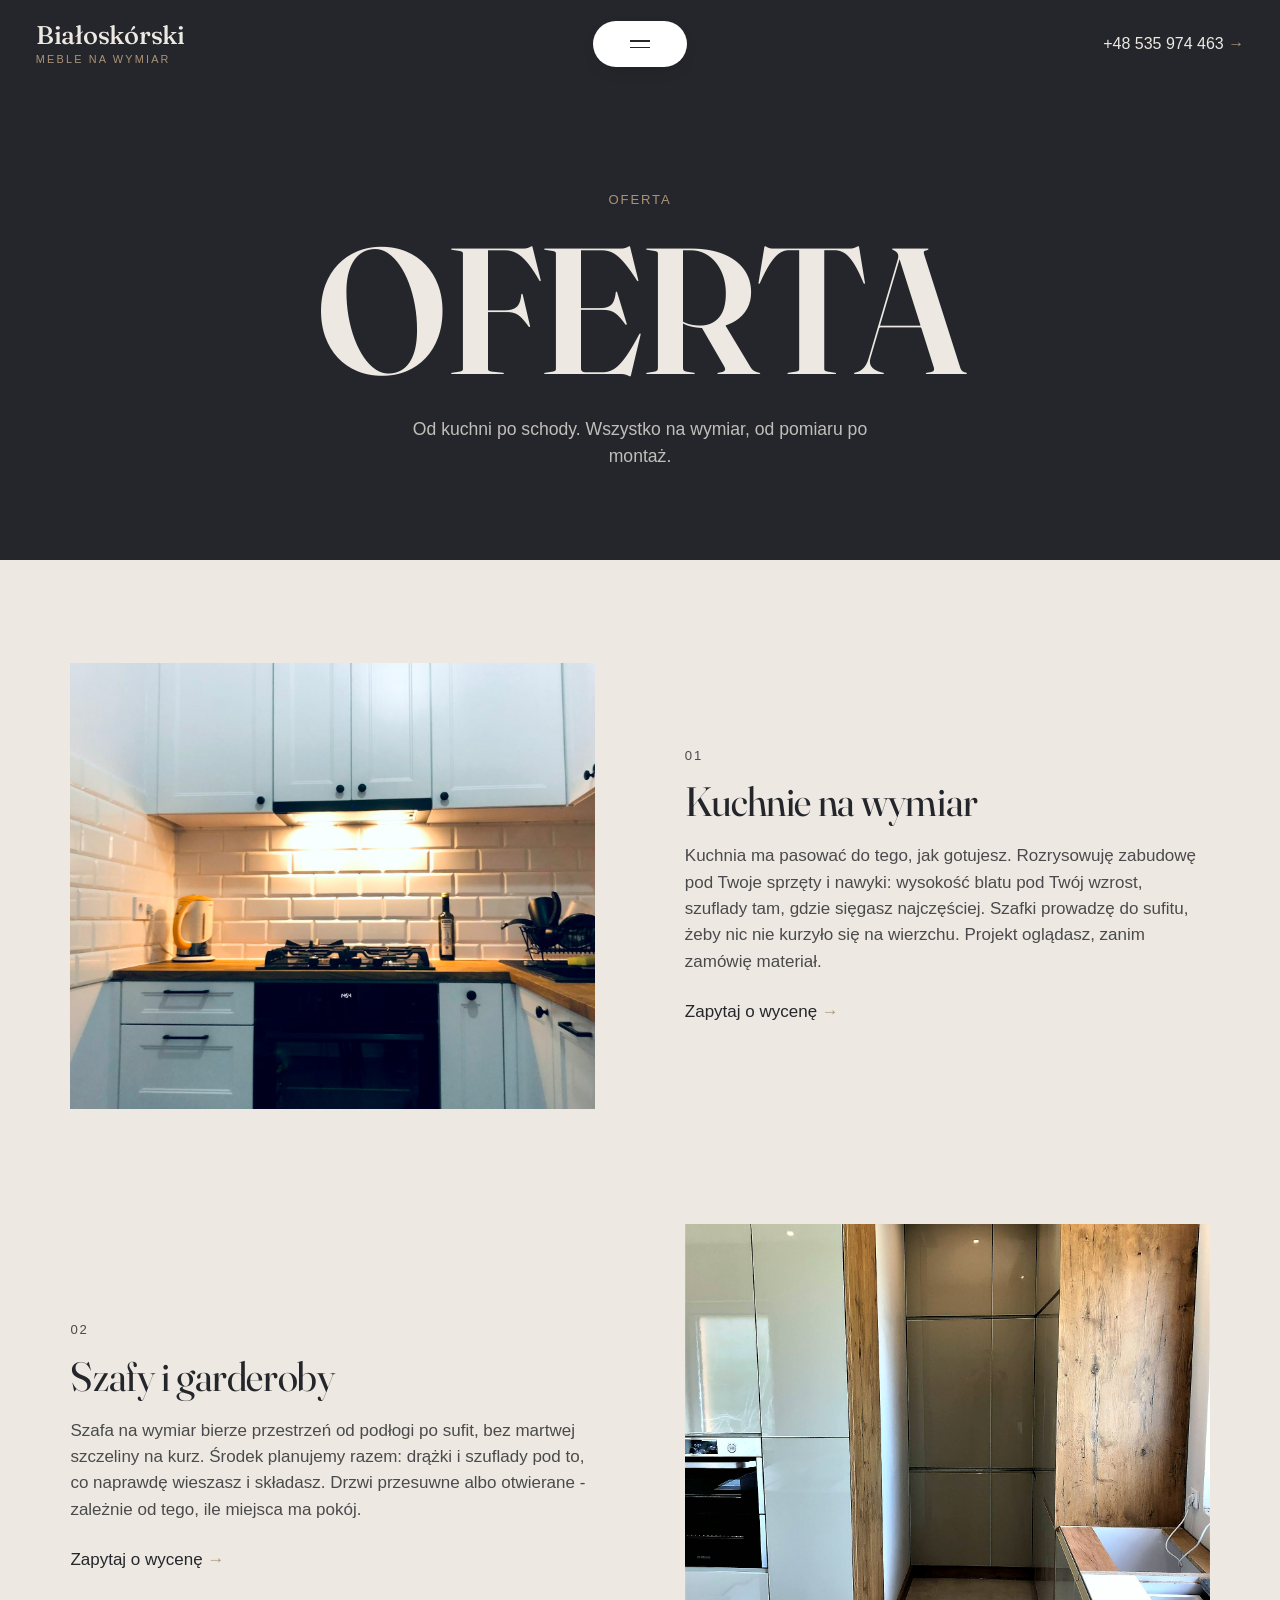
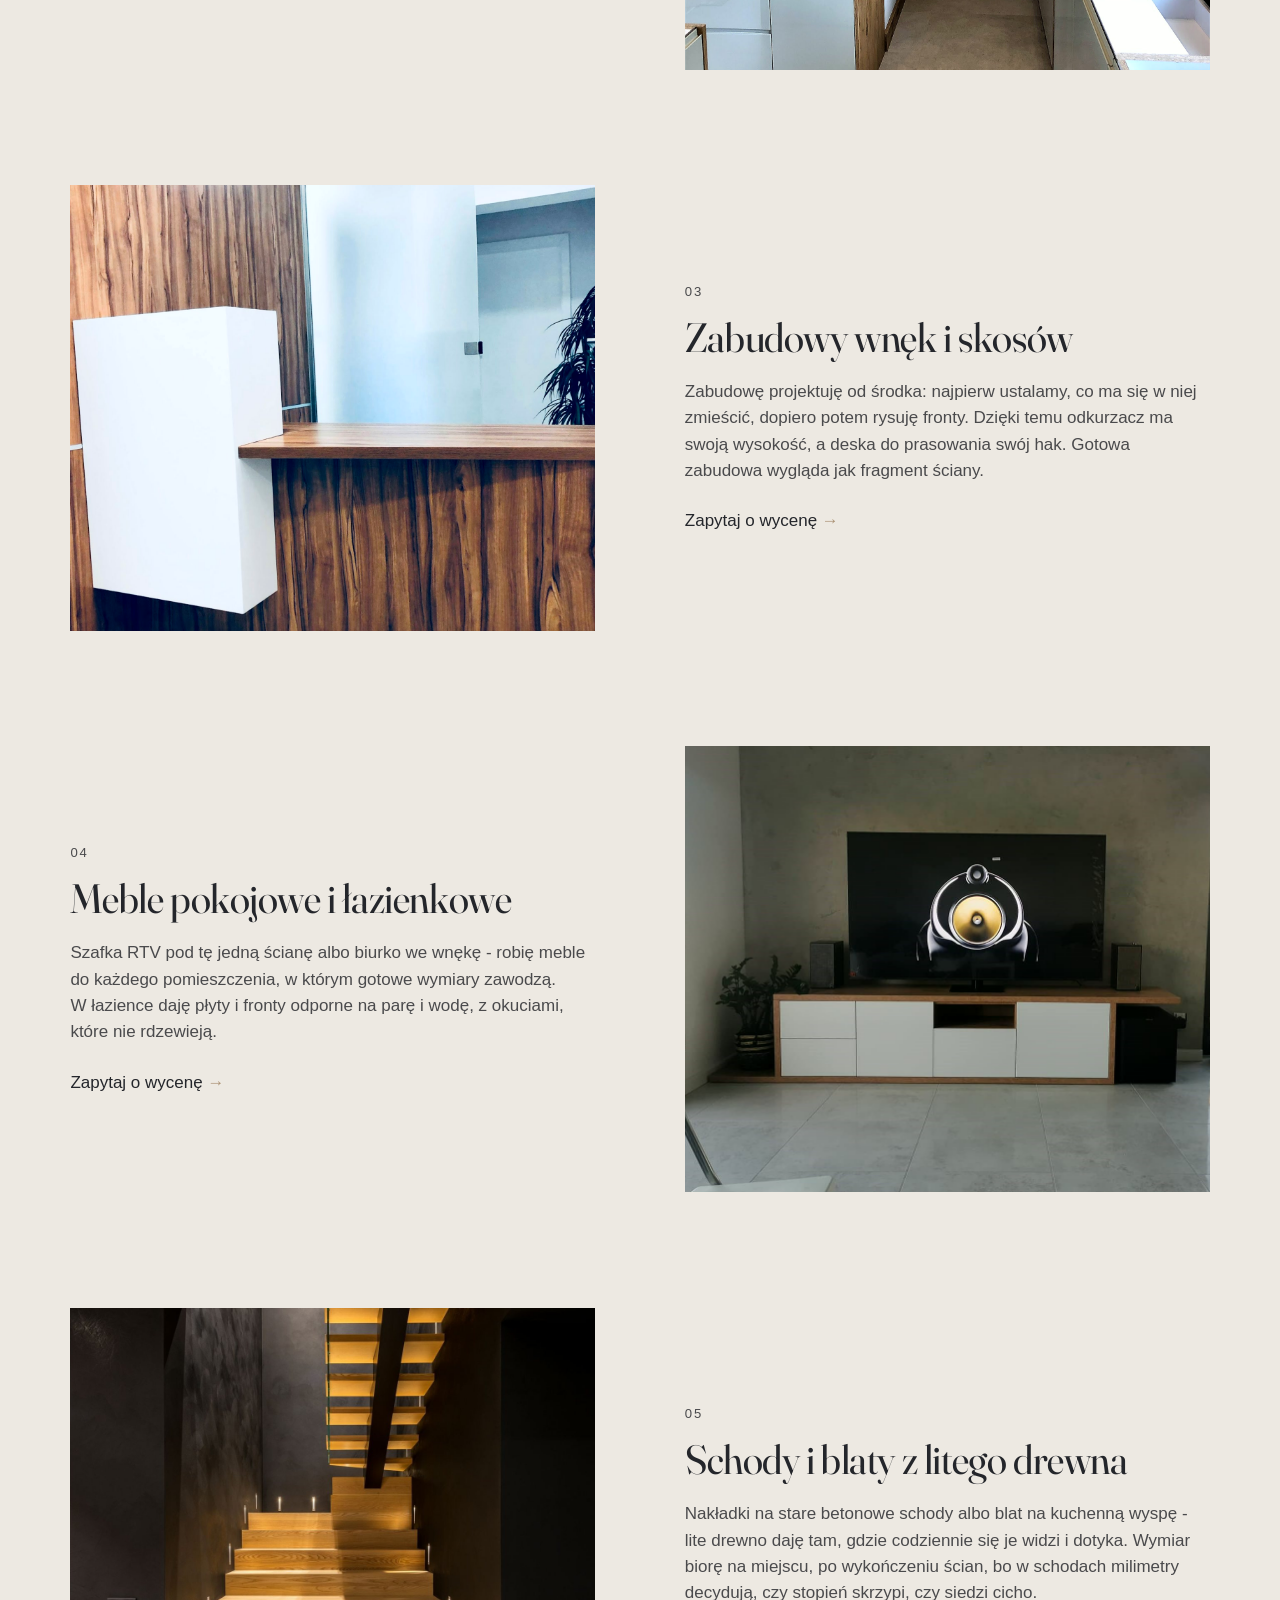
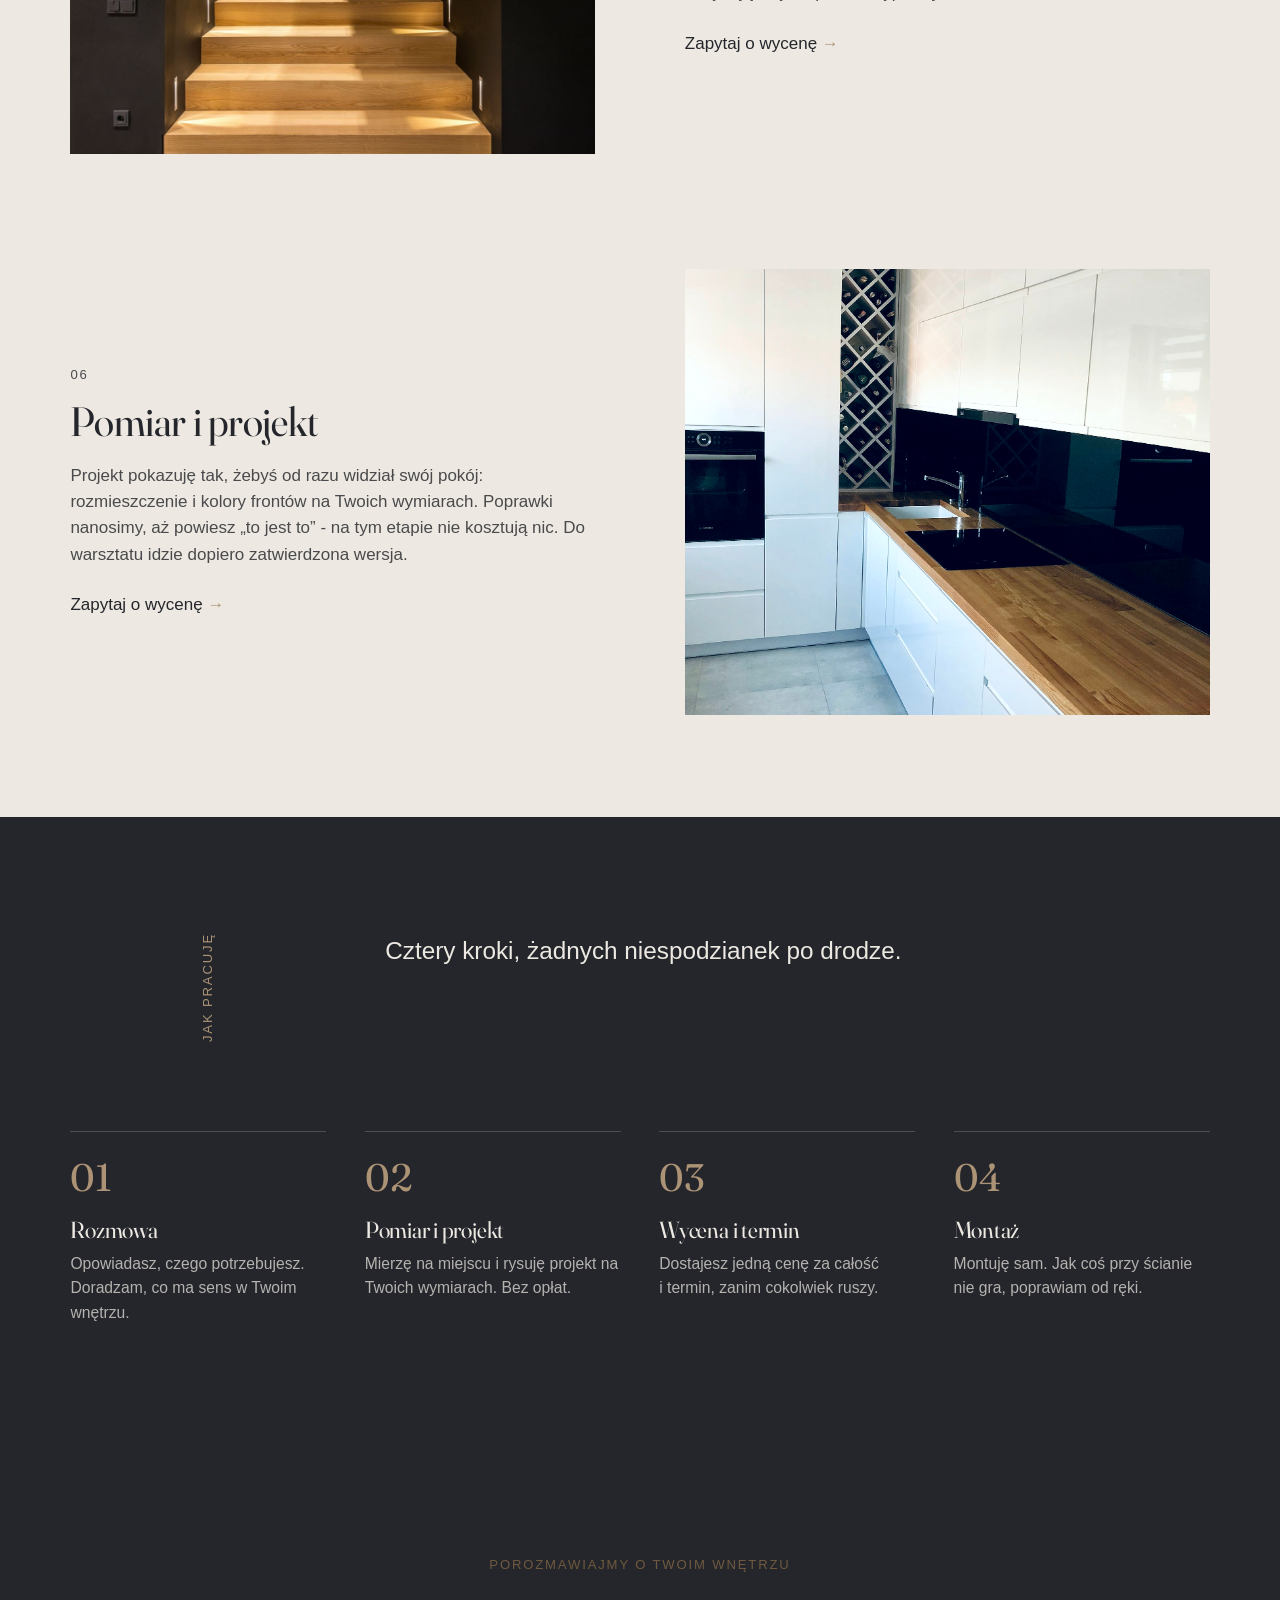
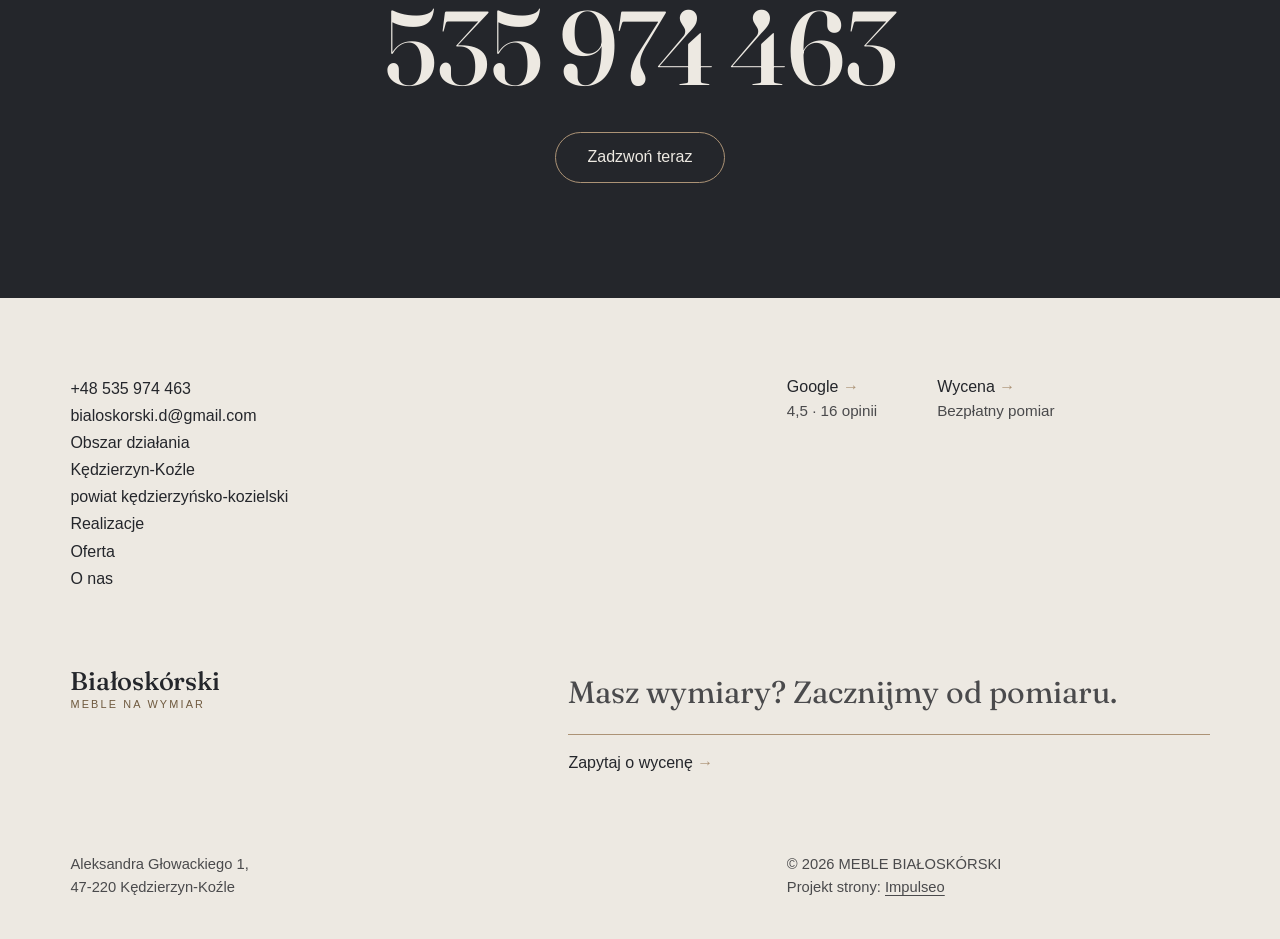
<file: oferta.html>
<!DOCTYPE html>
<html lang="pl">
<head>
<meta charset="UTF-8">
<meta name="viewport" content="width=device-width, initial-scale=1.0">
<title>Oferta - MEBLE BIAŁOSKÓRSKI</title>
<meta name="description" content="Meble na wymiar w Kędzierzynie-Koźlu: kuchnie, szafy i zabudowy pod Twoje wnętrze. Bezpłatny pomiar i projekt, jedna cena, montaż z gwarancją. Zadzwoń: +48 535 974 463.">
<link rel="canonical" href="https://impulseo-pl.github.io/meble-bialoskorski/oferta.html">
<meta name="robots" content="noindex, nofollow">
<meta name="theme-color" content="#ede9e2">
<meta property="og:type" content="website">
<meta property="og:locale" content="pl_PL">
<meta property="og:site_name" content="MEBLE BIAŁOSKÓRSKI">
<meta property="og:title" content="Oferta - MEBLE BIAŁOSKÓRSKI">
<meta property="og:description" content="Meble na wymiar w Kędzierzynie-Koźlu: kuchnie, szafy i zabudowy pod Twoje wnętrze. Bezpłatny pomiar i projekt, jedna cena, montaż z gwarancją. Zadzwoń: +48 535 974 463.">
<meta property="og:url" content="https://impulseo-pl.github.io/meble-bialoskorski/oferta.html">
<meta property="og:image" content="https://impulseo-pl.github.io/meble-bialoskorski/img/og.jpg">
<meta property="og:image:width" content="1200">
<meta property="og:image:height" content="630">
<meta name="twitter:card" content="summary_large_image">
<script type="application/ld+json">{"@context": "https://schema.org", "@type": "HomeAndConstructionBusiness", "name": "MEBLE BIAŁOSKÓRSKI", "url": "https://impulseo-pl.github.io/meble-bialoskorski/", "telephone": "+48535974463", "email": "bialoskorski.d@gmail.com", "image": "https://impulseo-pl.github.io/meble-bialoskorski/img/og.jpg", "address": {"@type": "PostalAddress", "streetAddress": "Aleksandra Głowackiego 1", "postalCode": "47-220", "addressLocality": "Kędzierzyn-Koźle", "addressCountry": "PL"}, "areaServed": "Kędzierzyn-Koźle", "sameAs": ["https://maps.google.com/?cid=9823154910743207326"]}</script>
<link rel="preconnect" href="https://fonts.googleapis.com">
<link rel="preconnect" href="https://fonts.gstatic.com" crossorigin>
<link href="https://fonts.googleapis.com/css2?family=Fraunces:opsz,wght@9..144,400;9..144,500;9..144,600&display=swap" rel="stylesheet">
<link href="https://api.fontshare.com/v2/css?f[]=satoshi@400,500&display=swap" rel="stylesheet">
<link rel="stylesheet" href="assets/styles.css?v=kw3">
</head>
<body class="is-sub">

<header class="site-head">
  <a class="logo" href="index.html" aria-label="MEBLE BIAŁOSKÓRSKI - strona główna"><span class="logo-a">Białoskórski</span><span class="logo-b">meble na wymiar</span></a>
  <button class="menu-btn" type="button" aria-label="Otwórz menu" aria-expanded="false" aria-controls="menu"><span></span><span></span></button>
  <a class="head-tel" href="tel:+48535974463"><span class="head-tel-num">+48 535 974 463</span> <span class="arr" aria-hidden="true">→</span></a>
</header>

<div class="menu" id="menu" hidden>
  <div class="menu-in">
    <nav class="menu-col menu-main" aria-label="Główna">
      <ul>
        <li><a href="index.html">Start</a></li>
        <li><a href="realizacje.html">Realizacje</a></li>
        <li><a href="oferta.html" aria-current="page">Oferta</a></li>
        <li><a href="o-nas.html">O nas</a></li>
        <li><a href="kontakt.html">Kontakt</a></li>
      </ul>
    </nav>
    <div class="menu-col">
      <p class="eyebrow">Oferta</p>
      <ul class="menu-small">
        <li><a href="oferta.html">Kuchnie na wymiar</a></li>
        <li><a href="oferta.html">Szafy i&nbsp;garderoby</a></li>
        <li><a href="oferta.html">Zabudowy wnęk i&nbsp;skosów</a></li>
        <li><a href="oferta.html">Meble pokojowe i&nbsp;łazienkowe</a></li>
        <li><a href="oferta.html">Schody i&nbsp;blaty z&nbsp;litego drewna</a></li>
      </ul>
    </div>
    <div class="menu-col">
      <p class="eyebrow">Kontakt</p>
      <ul class="menu-small">
        <li><a href="tel:+48535974463">+48 535 974 463</a></li>
        <li><a href="mailto:bialoskorski.d@gmail.com">bialoskorski.d@gmail.com</a></li>
        <li><a href="https://maps.google.com/?cid=9823154910743207326" target="_blank" rel="noopener">Aleksandra Głowackiego 1, 47-220 Kędzierzyn-Koźle</a></li>
      </ul>
    </div>
  </div>
</div>

<main>
<section class="dark phead">
  <div class="wrap">
    <p class="eyebrow reveal">Oferta</p>
    <h1 class="giant giant-sub reveal">Oferta</h1>
    <p class="phead-lead reveal">Od kuchni po schody. Wszystko na wymiar, od pomiaru po montaż.</p>
  </div>
</section>

<section class="beige-sec">
  <div class="wrap">
    <article class="of-row reveal">
      <div class="of-img"><img src="img/g6.jpg" alt="Kuchnie na wymiar" width="1530" height="2066" fetchpriority="high"></div>
      <div class="of-copy">
        <p class="of-num">01</p>
        <h2>Kuchnie na wymiar</h2>
        <p>Kuchnia ma pasować do tego, jak gotujesz. Rozrysowuję zabudowę pod Twoje sprzęty i&nbsp;nawyki: wysokość blatu pod Twój wzrost, szuflady tam, gdzie sięgasz najczęściej. Szafki prowadzę do sufitu, żeby nic nie kurzyło się na wierzchu. Projekt oglądasz, zanim zamówię materiał.</p>
        <a class="of-link" href="kontakt.html">Zapytaj o&nbsp;wycenę <span class="arr" aria-hidden="true">→</span></a>
      </div>
    </article>
    <article class="of-row of-rev reveal">
      <div class="of-img"><img src="img/g7.jpg" alt="Szafy i garderoby" width="1600" height="2133" fetchpriority="high"></div>
      <div class="of-copy">
        <p class="of-num">02</p>
        <h2>Szafy i&nbsp;garderoby</h2>
        <p>Szafa na wymiar bierze przestrzeń od podłogi po sufit, bez martwej szczeliny na kurz. Środek planujemy razem: drążki i&nbsp;szuflady pod to, co naprawdę wieszasz i&nbsp;składasz. Drzwi przesuwne albo otwierane - zależnie od tego, ile miejsca ma pokój.</p>
        <a class="of-link" href="kontakt.html">Zapytaj o&nbsp;wycenę <span class="arr" aria-hidden="true">→</span></a>
      </div>
    </article>
    <article class="of-row reveal">
      <div class="of-img"><img src="img/g8.jpg" alt="Zabudowy wnęk i skosów" width="1502" height="2044" loading="lazy" decoding="async"></div>
      <div class="of-copy">
        <p class="of-num">03</p>
        <h2>Zabudowy wnęk i&nbsp;skosów</h2>
        <p>Zabudowę projektuję od środka: najpierw ustalamy, co ma się w&nbsp;niej zmieścić, dopiero potem rysuję fronty. Dzięki temu odkurzacz ma swoją wysokość, a&nbsp;deska do prasowania swój hak. Gotowa zabudowa wygląda jak fragment ściany.</p>
        <a class="of-link" href="kontakt.html">Zapytaj o&nbsp;wycenę <span class="arr" aria-hidden="true">→</span></a>
      </div>
    </article>
    <article class="of-row of-rev reveal">
      <div class="of-img"><img src="img/g5.jpg" alt="Meble pokojowe i łazienkowe" width="1357" height="898" loading="lazy" decoding="async"></div>
      <div class="of-copy">
        <p class="of-num">04</p>
        <h2>Meble pokojowe i&nbsp;łazienkowe</h2>
        <p>Szafka RTV pod tę jedną ścianę albo biurko we wnękę - robię meble do każdego pomieszczenia, w&nbsp;którym gotowe wymiary zawodzą. W&nbsp;łazience daję płyty i&nbsp;fronty odporne na parę i&nbsp;wodę, z&nbsp;okuciami, które nie rdzewieją.</p>
        <a class="of-link" href="kontakt.html">Zapytaj o&nbsp;wycenę <span class="arr" aria-hidden="true">→</span></a>
      </div>
    </article>
    <article class="of-row reveal">
      <div class="of-img"><img src="img/g9.jpg" alt="Schody i blaty z litego drewna" width="1600" height="1068" loading="lazy" decoding="async"></div>
      <div class="of-copy">
        <p class="of-num">05</p>
        <h2>Schody i&nbsp;blaty z&nbsp;litego drewna</h2>
        <p>Nakładki na stare betonowe schody albo blat na kuchenną wyspę - lite drewno daję tam, gdzie codziennie się je widzi i&nbsp;dotyka. Wymiar biorę na miejscu, po wykończeniu ścian, bo w&nbsp;schodach milimetry decydują, czy stopień skrzypi, czy siedzi cicho.</p>
        <a class="of-link" href="kontakt.html">Zapytaj o&nbsp;wycenę <span class="arr" aria-hidden="true">→</span></a>
      </div>
    </article>
    <article class="of-row of-rev reveal">
      <div class="of-img"><img src="img/g3.jpg" alt="Pomiar i projekt" width="1600" height="2133" loading="lazy" decoding="async"></div>
      <div class="of-copy">
        <p class="of-num">06</p>
        <h2>Pomiar i&nbsp;projekt</h2>
        <p>Projekt pokazuję tak, żebyś od razu widział swój pokój: rozmieszczenie i&nbsp;kolory frontów na Twoich wymiarach. Poprawki nanosimy, aż powiesz „to jest to” - na tym etapie nie kosztują nic. Do warsztatu idzie dopiero zatwierdzona wersja.</p>
        <a class="of-link" href="kontakt.html">Zapytaj o&nbsp;wycenę <span class="arr" aria-hidden="true">→</span></a>
      </div>
    </article>
  </div>
</section>
<section class="dark steps-sec">
  <div class="wrap">
    <div class="what-intro reveal">
      <p class="eyebrow v-label">Jak pracuję</p>
      <p class="what-txt">Cztery kroki, żadnych niespodzianek po drodze.</p>
    </div>
    <ol class="steps">
      <li class="step reveal"><span class="step-n">01</span><h3>Rozmowa</h3><p>Opowiadasz, czego potrzebujesz. Doradzam, co ma sens w&nbsp;Twoim wnętrzu.</p></li>
      <li class="step reveal"><span class="step-n">02</span><h3>Pomiar i&nbsp;projekt</h3><p>Mierzę na miejscu i&nbsp;rysuję projekt na Twoich wymiarach. Bez opłat.</p></li>
      <li class="step reveal"><span class="step-n">03</span><h3>Wycena i&nbsp;termin</h3><p>Dostajesz jedną cenę za całość i&nbsp;termin, zanim cokolwiek ruszy.</p></li>
      <li class="step reveal"><span class="step-n">04</span><h3>Montaż</h3><p>Montuję sam. Jak coś przy ścianie nie gra, poprawiam od ręki.</p></li>
    </ol>
  </div>
</section>

<section class="together">
  <div class="wrap reveal">
    <p class="eyebrow">Porozmawiajmy o&nbsp;Twoim wnętrzu</p>
    <p class="giant-tel"><a href="tel:+48535974463">535 974 463</a></p>
    <a class="pill pill-light" href="tel:+48535974463">Zadzwoń teraz</a>
  </div>
</section>
</main>

<footer class="site-foot">
  <div class="wrap">
    <div class="foot-top">
      <ul class="foot-list">
        <li><a href="tel:+48535974463">+48 535 974 463</a></li>
        <li><a href="mailto:bialoskorski.d@gmail.com">bialoskorski.d@gmail.com</a></li>
        <li>Obszar działania</li>
        <li>Kędzierzyn-Koźle</li>
        <li>powiat kędzierzyńsko-kozielski</li>
        <li><a href="realizacje.html">Realizacje</a></li>
        <li><a href="oferta.html">Oferta</a></li>
        <li><a href="o-nas.html">O nas</a></li>
      </ul>
      <ul class="foot-soc">
        <li><a href="https://maps.google.com/?cid=9823154910743207326" target="_blank" rel="noopener">Google <span class="arr" aria-hidden="true">→</span></a><span>4,5 · 16 opinii</span></li>
        <li><a href="kontakt.html">Wycena <span class="arr" aria-hidden="true">→</span></a><span>Bezpłatny pomiar</span></li>
      </ul>
    </div>
    <div class="foot-mid">
      <a class="logo" href="index.html"><span class="logo-a">Białoskórski</span><span class="logo-b">meble na wymiar</span></a>
      <div class="foot-ask">
        <p class="foot-ask-big">Masz wymiary? Zacznijmy od pomiaru.</p>
        <a class="foot-ask-link" href="kontakt.html">Zapytaj o&nbsp;wycenę <span class="arr" aria-hidden="true">→</span></a>
      </div>
    </div>
    <div class="foot-bot">
      <a href="https://maps.google.com/?cid=9823154910743207326" target="_blank" rel="noopener">Aleksandra Głowackiego 1,<br>47-220 Kędzierzyn-Koźle</a>
      <p>© 2026 MEBLE BIAŁOSKÓRSKI<br>Projekt strony: <a class="foot-credit" href="https://impulseo.pl" target="_blank" rel="noopener">Impulseo</a></p>
    </div>
  </div>
</footer>
<div class="demo-wazne" data-do="2026-10-12" data-cykl="3" hidden><svg class="dw-ico" width="13" height="13" viewBox="0 0 24 24" fill="none" aria-hidden="true"><circle cx="12" cy="12" r="8.6" stroke="currentColor" stroke-width="1.8"/><path d="M12 7.2V12l3.3 2" stroke="currentColor" stroke-width="1.8" stroke-linecap="round"/></svg><span class="dw-txt"></span></div>
<div class="sticky-reserve schowany"><a class="sr-book" href="kontakt.html">Zapytaj o&nbsp;wycenę</a><a class="sr-call" href="tel:+48535974463" aria-label="Zadzwoń +48 535 974 463"><svg width="16" height="16" viewBox="0 0 24 24" aria-hidden="true"><path d="M6.6 10.8a15.5 15.5 0 0 0 6.6 6.6l2.2-2.2a1 1 0 0 1 1-.24 11.4 11.4 0 0 0 3.6.58 1 1 0 0 1 1 1V20a1 1 0 0 1-1 1A17 17 0 0 1 3 4a1 1 0 0 1 1-1h3.5a1 1 0 0 1 1 1c0 1.25.2 2.46.58 3.6a1 1 0 0 1-.25 1l-2.23 2.2Z" fill="currentColor"/></svg></a></div>
<script src="assets/main.js?v=kw3"></script>
</body>
</html>
</file>
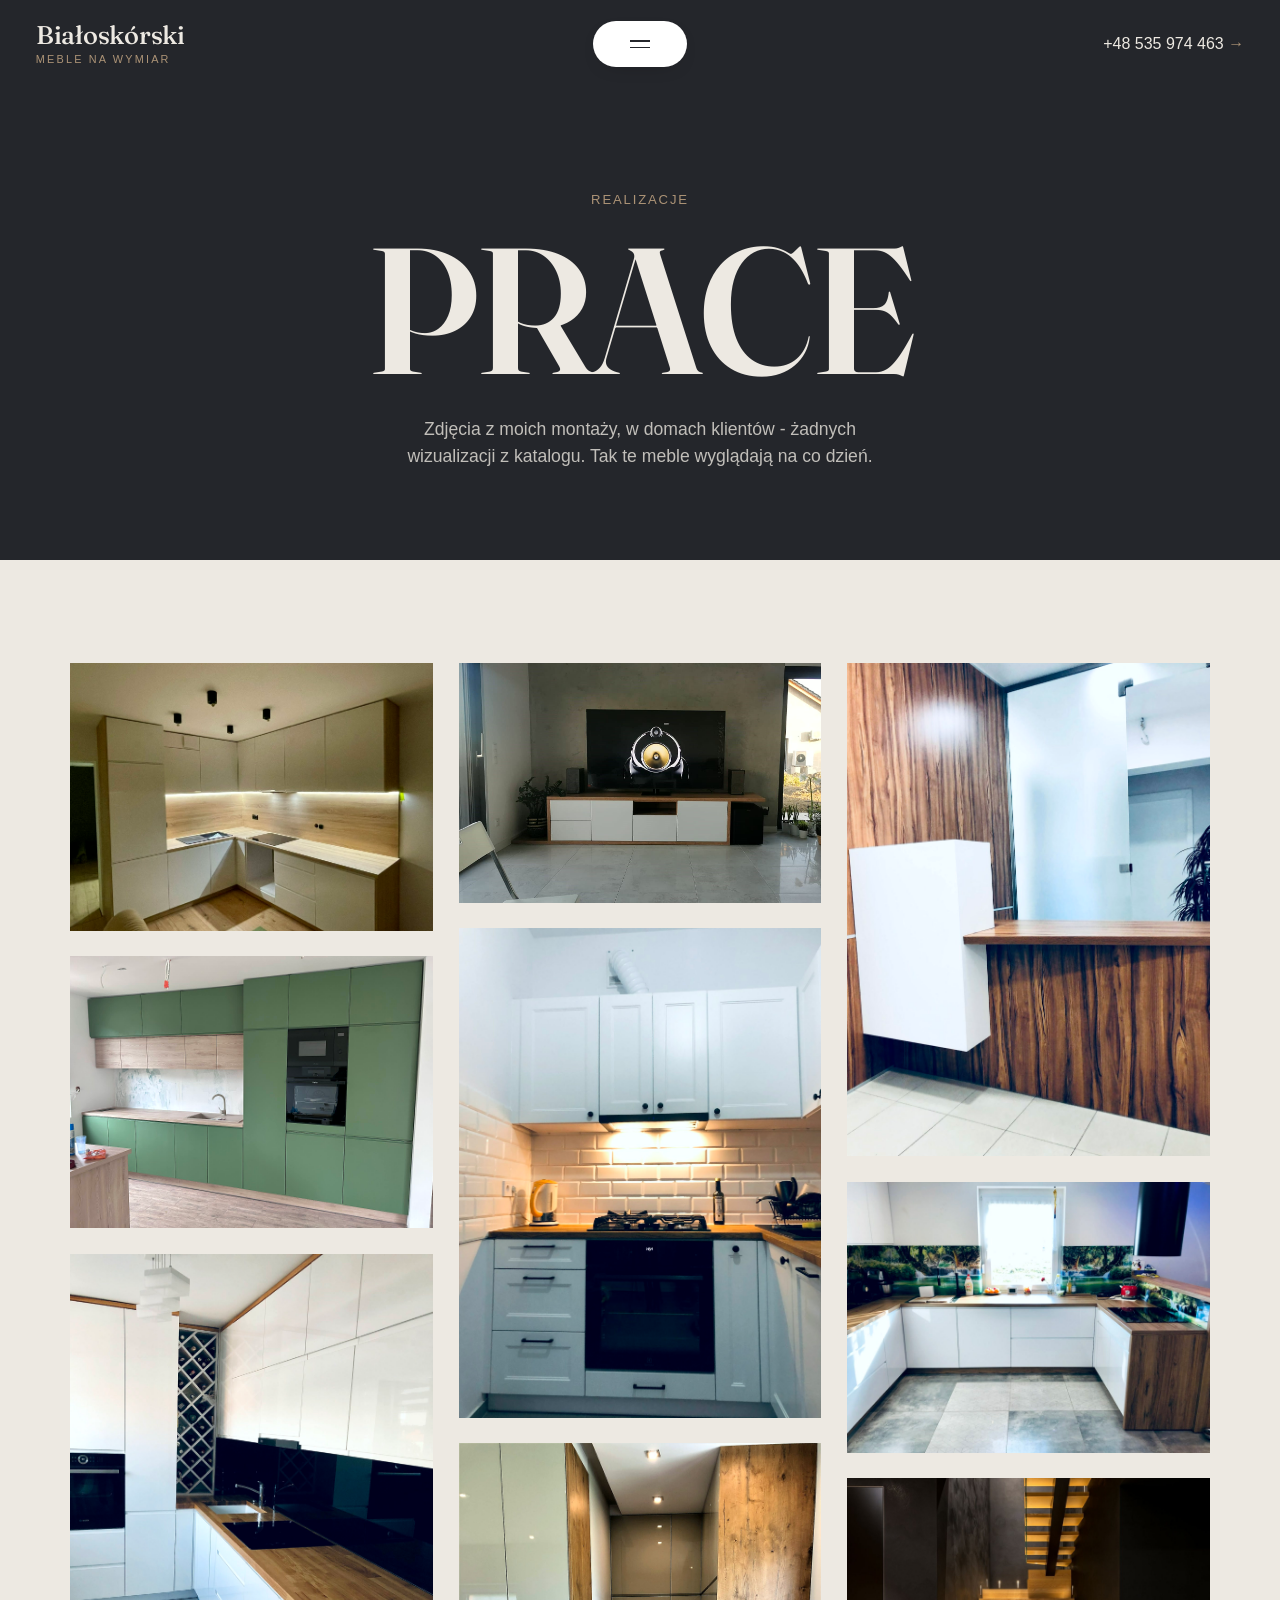
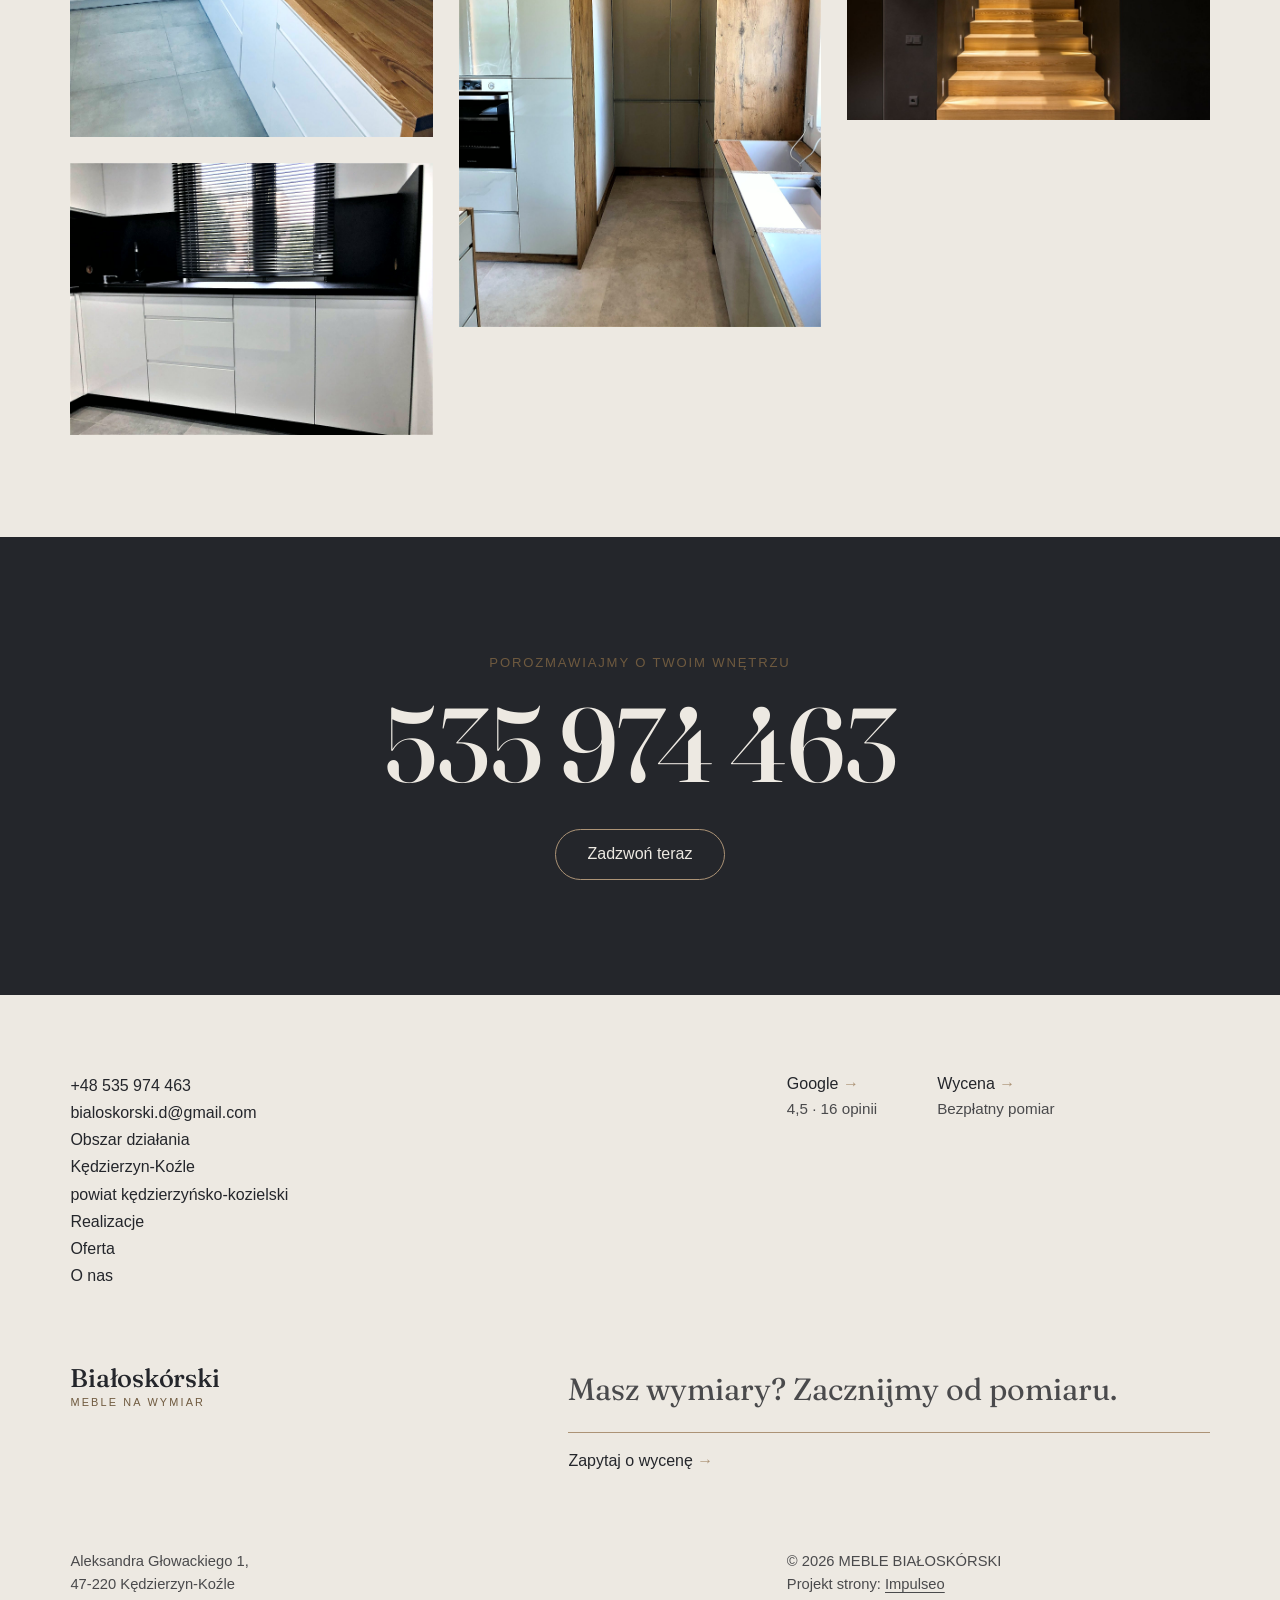
<file: realizacje.html>
<!DOCTYPE html>
<html lang="pl">
<head>
<meta charset="UTF-8">
<meta name="viewport" content="width=device-width, initial-scale=1.0">
<title>Realizacje - MEBLE BIAŁOSKÓRSKI</title>
<meta name="description" content="Meble na wymiar w Kędzierzynie-Koźlu: kuchnie, szafy i zabudowy pod Twoje wnętrze. Bezpłatny pomiar i projekt, jedna cena, montaż z gwarancją. Zadzwoń: +48 535 974 463.">
<link rel="canonical" href="https://impulseo-pl.github.io/meble-bialoskorski/realizacje.html">
<meta name="robots" content="noindex, nofollow">
<meta name="theme-color" content="#ede9e2">
<meta property="og:type" content="website">
<meta property="og:locale" content="pl_PL">
<meta property="og:site_name" content="MEBLE BIAŁOSKÓRSKI">
<meta property="og:title" content="Realizacje - MEBLE BIAŁOSKÓRSKI">
<meta property="og:description" content="Meble na wymiar w Kędzierzynie-Koźlu: kuchnie, szafy i zabudowy pod Twoje wnętrze. Bezpłatny pomiar i projekt, jedna cena, montaż z gwarancją. Zadzwoń: +48 535 974 463.">
<meta property="og:url" content="https://impulseo-pl.github.io/meble-bialoskorski/realizacje.html">
<meta property="og:image" content="https://impulseo-pl.github.io/meble-bialoskorski/img/og.jpg">
<meta property="og:image:width" content="1200">
<meta property="og:image:height" content="630">
<meta name="twitter:card" content="summary_large_image">
<script type="application/ld+json">{"@context": "https://schema.org", "@type": "HomeAndConstructionBusiness", "name": "MEBLE BIAŁOSKÓRSKI", "url": "https://impulseo-pl.github.io/meble-bialoskorski/", "telephone": "+48535974463", "email": "bialoskorski.d@gmail.com", "image": "https://impulseo-pl.github.io/meble-bialoskorski/img/og.jpg", "address": {"@type": "PostalAddress", "streetAddress": "Aleksandra Głowackiego 1", "postalCode": "47-220", "addressLocality": "Kędzierzyn-Koźle", "addressCountry": "PL"}, "areaServed": "Kędzierzyn-Koźle", "sameAs": ["https://maps.google.com/?cid=9823154910743207326"]}</script>
<link rel="preconnect" href="https://fonts.googleapis.com">
<link rel="preconnect" href="https://fonts.gstatic.com" crossorigin>
<link href="https://fonts.googleapis.com/css2?family=Fraunces:opsz,wght@9..144,400;9..144,500;9..144,600&display=swap" rel="stylesheet">
<link href="https://api.fontshare.com/v2/css?f[]=satoshi@400,500&display=swap" rel="stylesheet">
<link rel="stylesheet" href="assets/styles.css?v=kw3">
</head>
<body class="is-sub">

<header class="site-head">
  <a class="logo" href="index.html" aria-label="MEBLE BIAŁOSKÓRSKI - strona główna"><span class="logo-a">Białoskórski</span><span class="logo-b">meble na wymiar</span></a>
  <button class="menu-btn" type="button" aria-label="Otwórz menu" aria-expanded="false" aria-controls="menu"><span></span><span></span></button>
  <a class="head-tel" href="tel:+48535974463"><span class="head-tel-num">+48 535 974 463</span> <span class="arr" aria-hidden="true">→</span></a>
</header>

<div class="menu" id="menu" hidden>
  <div class="menu-in">
    <nav class="menu-col menu-main" aria-label="Główna">
      <ul>
        <li><a href="index.html">Start</a></li>
        <li><a href="realizacje.html" aria-current="page">Realizacje</a></li>
        <li><a href="oferta.html">Oferta</a></li>
        <li><a href="o-nas.html">O nas</a></li>
        <li><a href="kontakt.html">Kontakt</a></li>
      </ul>
    </nav>
    <div class="menu-col">
      <p class="eyebrow">Oferta</p>
      <ul class="menu-small">
        <li><a href="oferta.html">Kuchnie na wymiar</a></li>
        <li><a href="oferta.html">Szafy i&nbsp;garderoby</a></li>
        <li><a href="oferta.html">Zabudowy wnęk i&nbsp;skosów</a></li>
        <li><a href="oferta.html">Meble pokojowe i&nbsp;łazienkowe</a></li>
        <li><a href="oferta.html">Schody i&nbsp;blaty z&nbsp;litego drewna</a></li>
      </ul>
    </div>
    <div class="menu-col">
      <p class="eyebrow">Kontakt</p>
      <ul class="menu-small">
        <li><a href="tel:+48535974463">+48 535 974 463</a></li>
        <li><a href="mailto:bialoskorski.d@gmail.com">bialoskorski.d@gmail.com</a></li>
        <li><a href="https://maps.google.com/?cid=9823154910743207326" target="_blank" rel="noopener">Aleksandra Głowackiego 1, 47-220 Kędzierzyn-Koźle</a></li>
      </ul>
    </div>
  </div>
</div>

<main>
<section class="dark phead">
  <div class="wrap">
    <p class="eyebrow reveal">Realizacje</p>
    <h1 class="giant giant-sub reveal">Prace</h1>
    <p class="phead-lead reveal">Zdjęcia z&nbsp;moich montaży, w&nbsp;domach klientów - żadnych wizualizacji z&nbsp;katalogu. Tak te meble wyglądają na co dzień.</p>
  </div>
</section>

<section class="beige-sec">
  <div class="wrap">
    <div class="masonry">
      <figure class="m-item reveal"><img src="img/g1.jpg" alt="MEBLE BIAŁOSKÓRSKI - realizacja mebli na wymiar" width="1550" height="1146" fetchpriority="high"></figure>
      <figure class="m-item reveal"><img src="img/g2.jpg" alt="MEBLE BIAŁOSKÓRSKI - realizacja mebli na wymiar" width="1600" height="1200" fetchpriority="high"></figure>
      <figure class="m-item reveal"><img src="img/g3.jpg" alt="MEBLE BIAŁOSKÓRSKI - realizacja mebli na wymiar" width="1600" height="2133" fetchpriority="high"></figure>
      <figure class="m-item reveal"><img src="img/g4.jpg" alt="MEBLE BIAŁOSKÓRSKI - realizacja mebli na wymiar" width="1600" height="1200" fetchpriority="high"></figure>
      <figure class="m-item reveal"><img src="img/g5.jpg" alt="MEBLE BIAŁOSKÓRSKI - realizacja mebli na wymiar" width="1357" height="898" fetchpriority="high"></figure>
      <figure class="m-item reveal"><img src="img/g6.jpg" alt="MEBLE BIAŁOSKÓRSKI - realizacja mebli na wymiar" width="1530" height="2066" fetchpriority="high"></figure>
      <figure class="m-item reveal"><img src="img/g7.jpg" alt="MEBLE BIAŁOSKÓRSKI - realizacja mebli na wymiar" width="1600" height="2133" fetchpriority="high"></figure>
      <figure class="m-item reveal"><img src="img/g8.jpg" alt="MEBLE BIAŁOSKÓRSKI - realizacja mebli na wymiar" width="1502" height="2044" fetchpriority="high"></figure>
      <figure class="m-item reveal"><img src="img/about.jpg" alt="MEBLE BIAŁOSKÓRSKI - realizacja mebli na wymiar" width="1564" height="1168" fetchpriority="high"></figure>
      <figure class="m-item reveal"><img src="img/g9.jpg" alt="MEBLE BIAŁOSKÓRSKI - realizacja mebli na wymiar" width="1600" height="1068" fetchpriority="high"></figure>
    </div>
  </div>
</section>

<section class="together">
  <div class="wrap reveal">
    <p class="eyebrow">Porozmawiajmy o&nbsp;Twoim wnętrzu</p>
    <p class="giant-tel"><a href="tel:+48535974463">535 974 463</a></p>
    <a class="pill pill-light" href="tel:+48535974463">Zadzwoń teraz</a>
  </div>
</section>
</main>

<footer class="site-foot">
  <div class="wrap">
    <div class="foot-top">
      <ul class="foot-list">
        <li><a href="tel:+48535974463">+48 535 974 463</a></li>
        <li><a href="mailto:bialoskorski.d@gmail.com">bialoskorski.d@gmail.com</a></li>
        <li>Obszar działania</li>
        <li>Kędzierzyn-Koźle</li>
        <li>powiat kędzierzyńsko-kozielski</li>
        <li><a href="realizacje.html">Realizacje</a></li>
        <li><a href="oferta.html">Oferta</a></li>
        <li><a href="o-nas.html">O nas</a></li>
      </ul>
      <ul class="foot-soc">
        <li><a href="https://maps.google.com/?cid=9823154910743207326" target="_blank" rel="noopener">Google <span class="arr" aria-hidden="true">→</span></a><span>4,5 · 16 opinii</span></li>
        <li><a href="kontakt.html">Wycena <span class="arr" aria-hidden="true">→</span></a><span>Bezpłatny pomiar</span></li>
      </ul>
    </div>
    <div class="foot-mid">
      <a class="logo" href="index.html"><span class="logo-a">Białoskórski</span><span class="logo-b">meble na wymiar</span></a>
      <div class="foot-ask">
        <p class="foot-ask-big">Masz wymiary? Zacznijmy od pomiaru.</p>
        <a class="foot-ask-link" href="kontakt.html">Zapytaj o&nbsp;wycenę <span class="arr" aria-hidden="true">→</span></a>
      </div>
    </div>
    <div class="foot-bot">
      <a href="https://maps.google.com/?cid=9823154910743207326" target="_blank" rel="noopener">Aleksandra Głowackiego 1,<br>47-220 Kędzierzyn-Koźle</a>
      <p>© 2026 MEBLE BIAŁOSKÓRSKI<br>Projekt strony: <a class="foot-credit" href="https://impulseo.pl" target="_blank" rel="noopener">Impulseo</a></p>
    </div>
  </div>
</footer>
<div class="demo-wazne" data-do="2026-10-12" data-cykl="3" hidden><svg class="dw-ico" width="13" height="13" viewBox="0 0 24 24" fill="none" aria-hidden="true"><circle cx="12" cy="12" r="8.6" stroke="currentColor" stroke-width="1.8"/><path d="M12 7.2V12l3.3 2" stroke="currentColor" stroke-width="1.8" stroke-linecap="round"/></svg><span class="dw-txt"></span></div>
<div class="sticky-reserve schowany"><a class="sr-book" href="kontakt.html">Zapytaj o&nbsp;wycenę</a><a class="sr-call" href="tel:+48535974463" aria-label="Zadzwoń +48 535 974 463"><svg width="16" height="16" viewBox="0 0 24 24" aria-hidden="true"><path d="M6.6 10.8a15.5 15.5 0 0 0 6.6 6.6l2.2-2.2a1 1 0 0 1 1-.24 11.4 11.4 0 0 0 3.6.58 1 1 0 0 1 1 1V20a1 1 0 0 1-1 1A17 17 0 0 1 3 4a1 1 0 0 1 1-1h3.5a1 1 0 0 1 1 1c0 1.25.2 2.46.58 3.6a1 1 0 0 1-.25 1l-2.23 2.2Z" fill="currentColor"/></svg></a></div>
<script src="assets/main.js?v=kw3"></script>
</body>
</html>
</file>
<file: assets/styles.css>
/* MEBLE BIAŁOSKÓRSKI - układ wzorowany na klindworthroofing.com (beż, grafit, brąz) */
:root{
  --paper:#ede9e2;
  --ink:#24262b;
  --ink-2:#4a4a4c;
  --accent:#ac9376;
  --accent-d:#6f5a3f;
  --line:rgba(36,38,43,.18);
  --serif:"Fraunces",Georgia,serif;
  --sans:"Satoshi","Helvetica Neue",Arial,sans-serif;
  --pad:clamp(20px,5.5vw,80px);
  --ease:cubic-bezier(.16,.84,.44,1);
  --nav-h:88px;
}
*{box-sizing:border-box;margin:0;padding:0}
html{scroll-behavior:smooth;-webkit-text-size-adjust:100%}
body{background:var(--paper);color:var(--ink);font-family:var(--sans);font-size:17px;line-height:1.55;-webkit-font-smoothing:antialiased;overflow-x:hidden}
img{display:block;max-width:100%;height:auto}
a{color:inherit;text-decoration:none}
ul,ol{list-style:none}
button{font:inherit;color:inherit;background:none;border:0;cursor:pointer}
.wrap{width:100%;max-width:1440px;margin:0 auto;padding:0 var(--pad)}
.center{text-align:center}
.eyebrow{font-family:var(--sans);font-size:.82rem;letter-spacing:.14em;text-transform:uppercase;color:var(--accent-d);font-weight:500}
.dark .eyebrow{color:var(--accent)}
h1,h2,h3{font-family:var(--serif);font-weight:500;font-variation-settings:"opsz" 144;line-height:1.05;letter-spacing:-.01em}
.arr{display:inline-block;color:var(--accent);transition:transform .5s var(--ease)}
a:hover .arr{transform:translateX(4px)}

/* przyciski - obrysowana pigułka jak we wzorze */
.pill{display:inline-flex;align-items:center;justify-content:center;min-height:48px;padding:12px 32px;border:1px solid var(--accent);border-radius:999px;font-size:1rem;color:var(--ink);background:transparent;position:relative;overflow:hidden;isolation:isolate;transition:color .5s var(--ease),border-color .5s var(--ease)}
.pill::before{content:"";position:absolute;inset:0;background:var(--ink);transform:scaleY(0);transform-origin:bottom;transition:transform .5s var(--ease);z-index:-1}
.pill:hover{color:var(--paper);border-color:var(--ink)}
.pill:hover::before{transform:scaleY(1)}
.pill-light{color:var(--paper)}
.pill-light::before{background:var(--paper)}
.pill-light:hover{color:var(--ink);border-color:var(--paper)}
.circ{width:56px;height:56px;border-radius:50%;border:1px solid var(--accent);display:grid;place-items:center;font-size:1.1rem;transition:background .4s var(--ease),color .4s var(--ease)}
.circ:hover{background:var(--accent);color:#fff}

/* nagłówek */
.site-head{position:absolute;top:0;left:0;right:0;z-index:50;height:var(--nav-h);display:grid;grid-template-columns:1fr auto 1fr;align-items:center;padding:0 clamp(18px,2.8vw,40px)}
.logo{display:inline-flex;flex-direction:column;line-height:1;justify-self:start}
.logo-a{font-family:var(--serif);font-size:1.6rem;font-weight:500;letter-spacing:-.01em}
.logo-b{font-size:.68rem;letter-spacing:.2em;text-transform:uppercase;color:var(--accent-d);margin-top:5px}
.is-sub .site-head{background:var(--ink)}
.is-sub .site-head .logo,.is-sub .site-head .head-tel{color:var(--paper)}
.is-sub .site-head .logo-b{color:var(--accent)}
.menu-btn{width:94px;height:46px;border-radius:999px;background:#fff;display:flex;flex-direction:column;align-items:center;justify-content:center;gap:5px;box-shadow:0 6px 20px -12px rgba(0,0,0,.35);transition:transform .4s var(--ease)}
.menu-btn:hover{transform:scale(1.04)}
.menu-btn span{display:block;width:20px;height:1.5px;background:var(--ink);transition:transform .4s var(--ease)}
.menu-open .menu-btn span:first-child{transform:translateY(3.25px) rotate(45deg)}
.menu-open .menu-btn span:last-child{transform:translateY(-3.25px) rotate(-45deg)}
.head-tel{justify-self:end;font-weight:500;font-size:1rem;white-space:nowrap}
.menu-open .site-head{position:fixed}
.menu-open .site-head .logo,.menu-open .site-head .head-tel{color:var(--paper)}

/* pełnoekranowe menu */
.menu{position:fixed;inset:0;z-index:40;background:var(--ink);color:var(--paper);padding:calc(var(--nav-h) + 40px) var(--pad) 40px;overflow:auto;opacity:0;transition:opacity .45s var(--ease)}
.menu.is-on{opacity:1}
.menu-in{max-width:1440px;margin:0 auto;display:grid;grid-template-columns:1.4fr 1fr 1fr;gap:48px}
.menu-main a{font-family:var(--serif);font-size:clamp(2.4rem,5vw,4.4rem);line-height:1.15;display:inline-block;position:relative}
.menu-main a::after,.menu-small a::after{content:"";position:absolute;left:0;bottom:.08em;width:100%;height:1px;background:var(--accent);transform:scaleX(0);transform-origin:left;transition:transform .5s var(--ease)}
.menu-main a:hover::after,.menu-small a:hover::after,.menu-main a[aria-current]::after{transform:scaleX(1)}
.menu-col .eyebrow{margin-bottom:18px}
.menu-small li{margin-bottom:10px}
.menu-small a{position:relative;color:rgba(237,233,226,.85)}

/* HERO */
.hero{position:relative;min-height:min(100vh,860px);min-height:min(100svh,860px);display:flex;align-items:center;overflow:hidden}
.hero-copy{position:relative;z-index:2;width:50%;padding:calc(var(--nav-h) + 40px) 0 80px var(--pad);max-width:720px}
.hero h1{font-size:clamp(3rem,6.6vw,6.4rem);text-transform:uppercase;margin:18px 0 26px;font-weight:600}
.hero-lead{max-width:470px;color:var(--ink-2);margin-bottom:34px}
.hero-art{position:absolute;top:0;right:0;bottom:0;width:50%}
.hero-art img{width:100%;height:100%;object-fit:cover;clip-path:polygon(0 50%,26% 0,100% 0,100% 100%,26% 100%)}
.hero-bands{position:absolute;inset:0;width:100%;height:100%;fill:var(--paper)}

/* ciemne sekcje */
.dark{background:var(--ink);color:var(--paper)}
.what{padding:clamp(80px,10vw,150px) 0 clamp(60px,8vw,110px)}
.what-intro{display:grid;grid-template-columns:1fr 3fr;gap:40px;align-items:start;margin-bottom:clamp(60px,7vw,100px)}
.v-label{writing-mode:vertical-rl;transform:rotate(180deg);justify-self:center}
.what-txt{font-size:clamp(1.25rem,1.9vw,1.75rem);line-height:1.45;font-weight:400;max-width:900px}
.what-cards{display:grid;grid-template-columns:7fr 4fr;gap:clamp(30px,9vw,130px);align-items:start}
.wc{display:block}
.wc-img{display:block;overflow:hidden}
.wc-big .wc-img{aspect-ratio:3/2}
.wc-small .wc-img{aspect-ratio:3/2}
.wc-img img{width:100%;height:100%;object-fit:cover;transition:transform 1.4s var(--ease),filter 1.4s var(--ease)}
.wc-ttl{display:block;margin-top:26px;font-size:1rem}
.wc-sub{display:block;color:rgba(237,233,226,.6);font-size:.95rem}

/* gigantyczne słowa */
.giant{font-family:var(--serif);font-weight:600;text-transform:uppercase;text-align:center;font-size:clamp(3.4rem,15.5vw,15rem);line-height:.9;letter-spacing:-.02em;color:var(--paper);padding:0 var(--pad)}
.work .giant{font-size:clamp(3rem,13.4vw,13.5rem);margin-bottom:clamp(40px,5vw,70px)}
.work{padding-bottom:clamp(70px,8vw,110px)}
.work-list{display:grid;gap:clamp(24px,4vw,56px);padding:0 clamp(16px,2.8vw,40px)}
.work-item{position:relative;display:block;aspect-ratio:16/9;overflow:hidden;max-height:86vh}
.work-item img{width:100%;height:100%;object-fit:cover;transition:transform 1.4s var(--ease),filter 1.4s var(--ease)}
.work-item::after{content:"";position:absolute;inset:0;background:linear-gradient(180deg,rgba(20,21,24,.6) 0,rgba(20,21,24,0) 38%)}
.work-name{position:absolute;z-index:2;left:clamp(24px,5.6vw,80px);top:clamp(24px,4.5vw,64px);font-family:var(--serif);font-weight:600;text-transform:uppercase;font-size:clamp(1.8rem,4.2vw,3.8rem);line-height:1;color:var(--paper)}
.work-sub{position:absolute;z-index:2;left:clamp(24px,5.6vw,80px);top:calc(clamp(24px,4.5vw,64px) + clamp(2.2rem,4.8vw,4.3rem));color:rgba(237,233,226,.85);font-size:.98rem}
.work .center{margin-top:clamp(40px,5vw,70px)}

/* oferta - karuzela */
.services{padding:clamp(70px,8vw,110px) 0 clamp(60px,7vw,90px)}
.sv-head{text-align:center;max-width:720px;margin:0 auto clamp(36px,4vw,56px)}
.sv-head h2{font-size:clamp(1.9rem,3.2vw,2.9rem);margin-top:16px;font-weight:400}
.sv-wrap{position:relative;padding-left:var(--pad)}
.sv-track{display:flex;gap:clamp(28px,6vw,88px);overflow-x:auto;scroll-snap-type:x mandatory;scrollbar-width:none;padding-right:calc(var(--pad) + 90px);outline:none}
.sv-track::-webkit-scrollbar{display:none}
.sv-item{flex:0 0 clamp(270px,29vw,440px);scroll-snap-align:start;display:block}
.sv-img{display:block;aspect-ratio:16/9.3;overflow:hidden}
.sv-img img{width:100%;height:100%;object-fit:cover;transition:transform 1.4s var(--ease),filter 1.4s var(--ease)}
.sv-ttl{display:block;margin-top:26px;font-size:1rem}
.sv-txt{display:block;color:var(--ink-2);font-size:.95rem;margin-top:4px;max-width:420px}
.sv-nav{position:absolute;top:0;right:clamp(16px,5.5vw,80px);display:flex;flex-direction:column;gap:14px;z-index:2}
.sv-nav .circ{background:var(--paper)}
.sv-nav .circ:hover{background:var(--accent)}
.sv-bar{height:1px;background:var(--line);margin:clamp(36px,4vw,56px) 0}
.sv-bar i{display:block;height:1px;background:var(--ink);width:30%;transform-origin:left;transition:width .4s var(--ease),margin .4s var(--ease)}

/* stopklatka - okno na stojące zdjęcie, wtapia się w grafit */
.stopklatka{position:relative;height:clamp(380px,62vw,860px);clip-path:inset(0);background:var(--ink)}
.stk-bg{position:fixed;inset:0;background-size:cover;background-position:center 60%;visibility:hidden}
.stopklatka.is-near .stk-bg,.no-io .stk-bg{visibility:visible}
.stopklatka::after{content:"";position:absolute;inset:auto 0 0 0;height:45%;background:linear-gradient(180deg,rgba(36,38,43,0),var(--ink))}

/* opinie */
.kudos{padding:clamp(40px,5vw,70px) 0 clamp(80px,9vw,130px)}
.q-grid{display:grid;grid-template-columns:5fr 4fr auto;gap:clamp(30px,6vw,100px);align-items:start;margin-bottom:clamp(30px,4vw,50px)}
.q-item blockquote{font-family:var(--serif);font-size:clamp(1.45rem,2.3vw,2.1rem);line-height:1.3;font-weight:400}
.q-item figcaption{margin-top:26px;color:rgba(237,233,226,.6);font-size:.95rem}
.q-item.is-on{animation:qin .7s var(--ease)}
@keyframes qin{from{opacity:0;transform:translateY(10px)}to{opacity:1;transform:none}}
.q-list{min-height:12em}
.q-art{aspect-ratio:1/1.15;overflow:hidden}
.q-art img{width:100%;height:100%;object-fit:cover}
.q-nav{display:flex;flex-direction:column;gap:14px}
.kudos .giant{margin:clamp(20px,3vw,40px) 0 clamp(60px,7vw,100px)}
.score{display:grid;grid-template-columns:repeat(4,1fr);gap:24px;max-width:1000px;margin:0 auto;text-align:center}
.score-item{display:flex;flex-direction:column;align-items:center;gap:6px;padding:22px 10px;border-left:1px solid rgba(237,233,226,.16)}
.score-item:first-child{border-left:0}
.score-item b{font-family:var(--serif);font-weight:500;font-size:clamp(2rem,3.4vw,3rem);line-height:1;color:var(--accent)}
.score-item span{font-size:.9rem;color:rgba(237,233,226,.7)}

/* zaproszenie do kontaktu + gigantyczny numer */
.together{background:var(--ink);color:var(--paper);text-align:center;padding:clamp(40px,5vw,70px) 0 clamp(80px,9vw,120px)}
.is-sub .together{padding-top:clamp(80px,9vw,120px)}
.giant-tel{font-family:var(--serif);font-weight:500;font-size:clamp(2.8rem,8.2vw,7.6rem);line-height:1.05;margin:16px 0 30px;letter-spacing:-.01em}
.giant-tel a{transition:color .5s var(--ease)}
.giant-tel a:hover{color:var(--accent)}

/* stopka - beżowa */
.site-foot{padding:clamp(50px,6vw,80px) 0 40px;font-size:1rem}
.foot-top{display:grid;grid-template-columns:1.6fr 1fr;gap:40px}
.foot-list li{line-height:1.7}
.foot-list a:hover{color:var(--accent-d)}
.foot-soc{display:grid;grid-template-columns:repeat(2,max-content);gap:24px 60px;align-content:start}
.foot-soc li>span{display:block;color:var(--ink-2);font-size:.95rem}
.foot-mid{display:grid;grid-template-columns:1fr 1.4fr;gap:40px;align-items:start;margin:clamp(50px,6vw,90px) 0}
.foot-ask-big{font-family:var(--serif);font-size:clamp(1.5rem,2.4vw,2.1rem);color:var(--ink-2);padding-bottom:18px;border-bottom:1px solid var(--accent)}
.foot-ask-link{display:inline-block;margin-top:16px}
.foot-bot{display:grid;grid-template-columns:1.6fr 1fr;gap:40px;color:var(--ink-2);font-size:.92rem}
.foot-credit{text-decoration:underline;text-underline-offset:3px}

/* podstrony */
.phead{padding:calc(var(--nav-h) + clamp(60px,8vw,110px)) 0 clamp(60px,7vw,100px);text-align:center}
.phead .giant{margin:18px 0 26px;padding:0}
.giant-sub{font-size:clamp(3.2rem,14vw,13rem)}
.phead-lead{max-width:min(100%,50ch);margin:0 auto;color:rgba(237,233,226,.78);font-size:1.1rem}
.beige-sec{padding:clamp(70px,8vw,120px) 0}
.masonry{columns:3 320px;column-gap:clamp(16px,2vw,28px)}
.m-item{break-inside:avoid;margin-bottom:clamp(16px,2vw,28px);overflow:hidden}
.m-item img{width:100%;transition:transform 1.4s var(--ease),filter 1.4s var(--ease)}
.of-row{display:grid;grid-template-columns:1fr 1fr;gap:clamp(30px,7vw,110px);align-items:center;margin-bottom:clamp(70px,9vw,130px)}
.of-row:last-child{margin-bottom:0}
.of-rev .of-img{order:2}
.of-img{aspect-ratio:4/3.4;overflow:hidden}
.of-img img{width:100%;height:100%;object-fit:cover;transition:transform 1.4s var(--ease),filter 1.4s var(--ease)}
.of-num{font-size:.82rem;letter-spacing:.14em;text-transform:uppercase;color:var(--accent-d);margin-bottom:16px}
.of-copy h2{font-size:clamp(1.9rem,3.2vw,2.9rem);margin-bottom:20px;font-weight:400}
.of-copy p{color:var(--ink-2);max-width:520px;margin-bottom:14px}
.of-link{display:inline-block;margin-top:10px;font-weight:500}
.steps-sec{padding:clamp(80px,9vw,130px) 0}
.steps{display:grid;grid-template-columns:repeat(4,1fr);gap:clamp(20px,3vw,44px)}
.step{border-top:1px solid rgba(237,233,226,.2);padding-top:26px}
.step-n{font-family:var(--serif);font-size:2.4rem;color:var(--accent);line-height:1}
.step h3{font-size:1.45rem;margin:18px 0 10px;font-weight:400}
.step p{color:rgba(237,233,226,.72);font-size:.98rem}
.ct-grid{display:grid;grid-template-columns:1fr 1.2fr;gap:clamp(40px,7vw,110px);margin-bottom:clamp(60px,7vw,100px)}
.ct-list{margin-top:26px}
.ct-list li{padding:22px 0;border-bottom:1px solid var(--line)}
.ct-list span{display:block;font-size:.82rem;letter-spacing:.14em;text-transform:uppercase;color:var(--accent-d);margin-bottom:6px}
.ct-list a{font-family:var(--serif);font-size:clamp(1.3rem,2vw,1.75rem)}
.ct-list a:hover{color:var(--accent-d)}
.ct-form{display:grid;gap:22px}
.ct-form label{display:grid;gap:6px;font-size:.88rem;color:var(--ink-2)}
.ct-form input,.ct-form textarea{font:inherit;font-size:1.15rem;color:var(--ink);background:transparent;border:0;border-bottom:1px solid var(--accent);padding:10px 0;outline:none;resize:vertical}
.ct-form input:focus,.ct-form textarea:focus{border-bottom-color:var(--ink)}
.ct-form .pill{justify-self:start;margin-top:8px}
.ct-note{font-size:.88rem;color:var(--ink-2)}
.map{display:block;width:100%;height:420px;border:0;filter:grayscale(.6) sepia(.15)}

/* hover zdjęć */
@media(hover:hover){
  .wc:hover .wc-img img,.work-item:hover img,.sv-item:hover .sv-img img,.m-item:hover img,.of-row:hover .of-img img{transform:scale(1.05);filter:brightness(1.06)}
}

/* pojawianie się */
.js .reveal{opacity:0;transform:translateY(28px);transition:opacity 1s var(--ease),transform 1s var(--ease)}
.js .reveal.in{opacity:1;transform:none}

/* licznik ważności dema */
.demo-wazne{position:fixed;top:calc(var(--nav-h) + 6px);right:14px;z-index:95;display:inline-flex;align-items:center;gap:.45em;background:rgba(36,38,43,.86);color:#fff;font-size:.72rem;font-weight:500;padding:.42em .8em .42em .62em;border-radius:999px;backdrop-filter:blur(8px);border:1px solid rgba(255,255,255,.14);pointer-events:none;opacity:0;transform:translateY(-10px);transition:opacity .7s var(--ease),transform .7s var(--ease)}
.demo-wazne.is-on{opacity:1;transform:none}
.demo-wazne .dw-ico{flex:none;opacity:.85}
.demo-wazne b{font-weight:700;font-variant-numeric:tabular-nums;color:#e9d3b6}
.demo-wazne .dw-zeg{font-variant-numeric:tabular-nums;opacity:.72;margin-left:.15em}
.demo-wazne.is-pilne{background:rgba(150,32,28,.9)}

/* przyklejony pasek kontaktu - tylko telefon */
.sticky-reserve{display:none}
@media(max-width:760px){
  .sticky-reserve{display:flex;gap:8px;position:fixed;left:10px;right:10px;bottom:calc(10px + env(safe-area-inset-bottom));z-index:60;transition:transform .5s var(--ease),opacity .5s var(--ease)}
  .sticky-reserve.schowany{transform:translateY(140%);opacity:0}
  .sr-book{flex:1;display:flex;align-items:center;justify-content:center;min-height:50px;border-radius:999px;background:var(--ink);color:var(--paper);font-weight:500;box-shadow:0 10px 26px -12px rgba(0,0,0,.5)}
  .sr-call{width:50px;height:50px;border-radius:50%;display:grid;place-items:center;background:var(--accent);color:#fff;box-shadow:0 10px 26px -12px rgba(0,0,0,.5)}
  .site-foot{padding-bottom:calc(90px + env(safe-area-inset-bottom))}
  .demo-wazne{bottom:76px}
}

/* responsywność */
@media(max-width:1000px){
  .what-cards{grid-template-columns:1fr 1fr;gap:28px}
  .q-grid{grid-template-columns:1fr 1fr}
  .q-nav{flex-direction:row;grid-column:1/-1}
  .steps{grid-template-columns:1fr 1fr}
  .menu-in{grid-template-columns:1fr 1fr}
  .menu-main{grid-column:1/-1}
}
@media(max-width:760px){
  :root{--nav-h:72px}
  body{font-size:16px}
  .site-head{grid-template-columns:1fr auto auto;gap:12px}
  .logo-a{font-size:1.3rem}
  .menu-btn{width:64px;height:40px;order:3}
  .head-tel{order:2}
  .head-tel-num{display:none}
  .head-tel::before{content:"Zadzwoń";font-size:.92rem}
  .hero{flex-direction:column;align-items:stretch;min-height:0}
  .hero-copy{width:100%;padding:calc(var(--nav-h) + 30px) var(--pad) 40px}
  .hero-art{position:relative;width:100%;height:auto;aspect-ratio:1/0.8}
  .what-intro{grid-template-columns:1fr;gap:20px}
  .v-label{writing-mode:horizontal-tb;transform:none;justify-self:start}
  .what-cards{grid-template-columns:1fr;gap:44px}
  .work-item{aspect-ratio:4/4.4}
  .q-grid{grid-template-columns:1fr}
  .q-art{display:none}
  .score{grid-template-columns:1fr 1fr}
  .score-item:nth-child(3){border-left:0}
  .foot-top,.foot-mid,.foot-bot,.ct-grid,.of-row{grid-template-columns:1fr}
  .of-rev .of-img{order:0}
  .of-row{gap:26px}
  .steps{grid-template-columns:1fr}
  .menu-in{grid-template-columns:1fr;gap:34px}
  .sv-nav{display:none}
  .sv-track{padding-right:var(--pad)}
  .sv-item{flex-basis:78vw}
  .demo-wazne{top:auto;bottom:76px;right:10px}
}
@media(prefers-reduced-motion:reduce){
  *{transition:none!important;animation:none!important}
  .js .reveal{opacity:1;transform:none}
}
</file>
